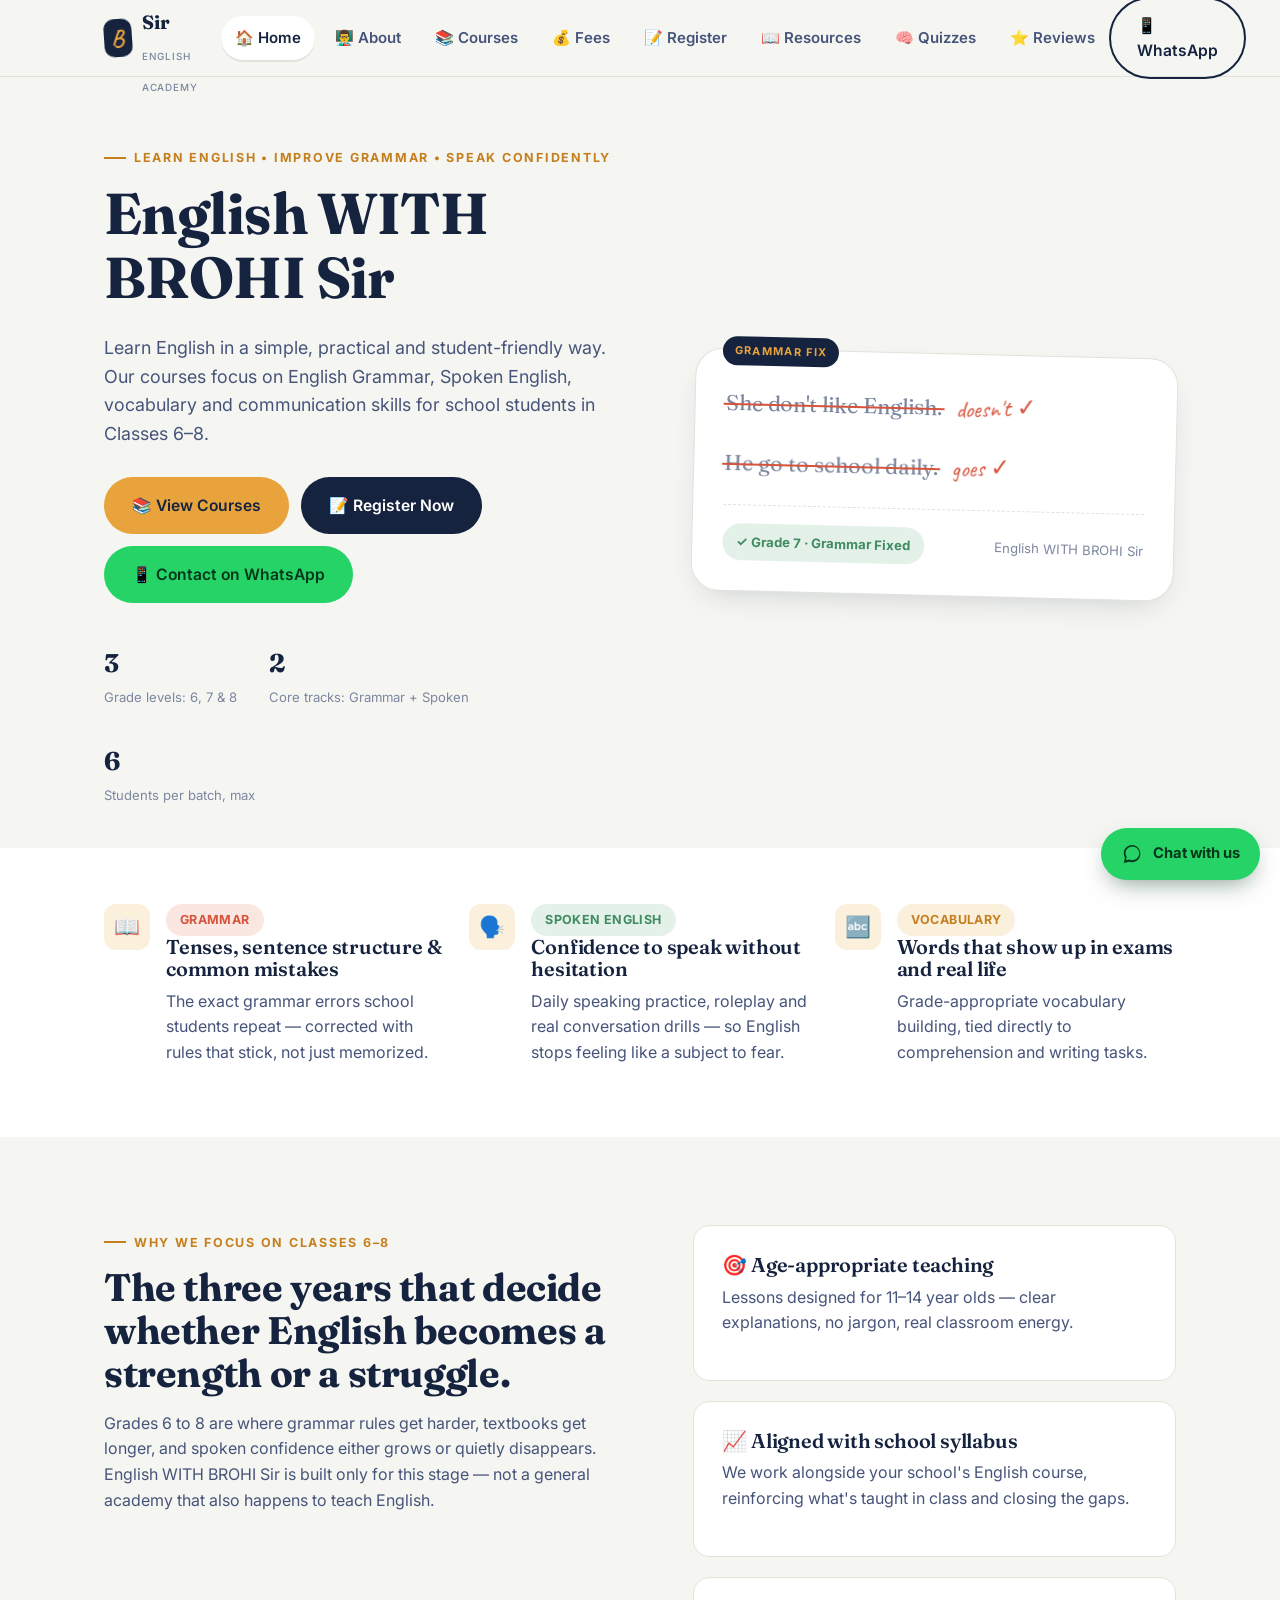
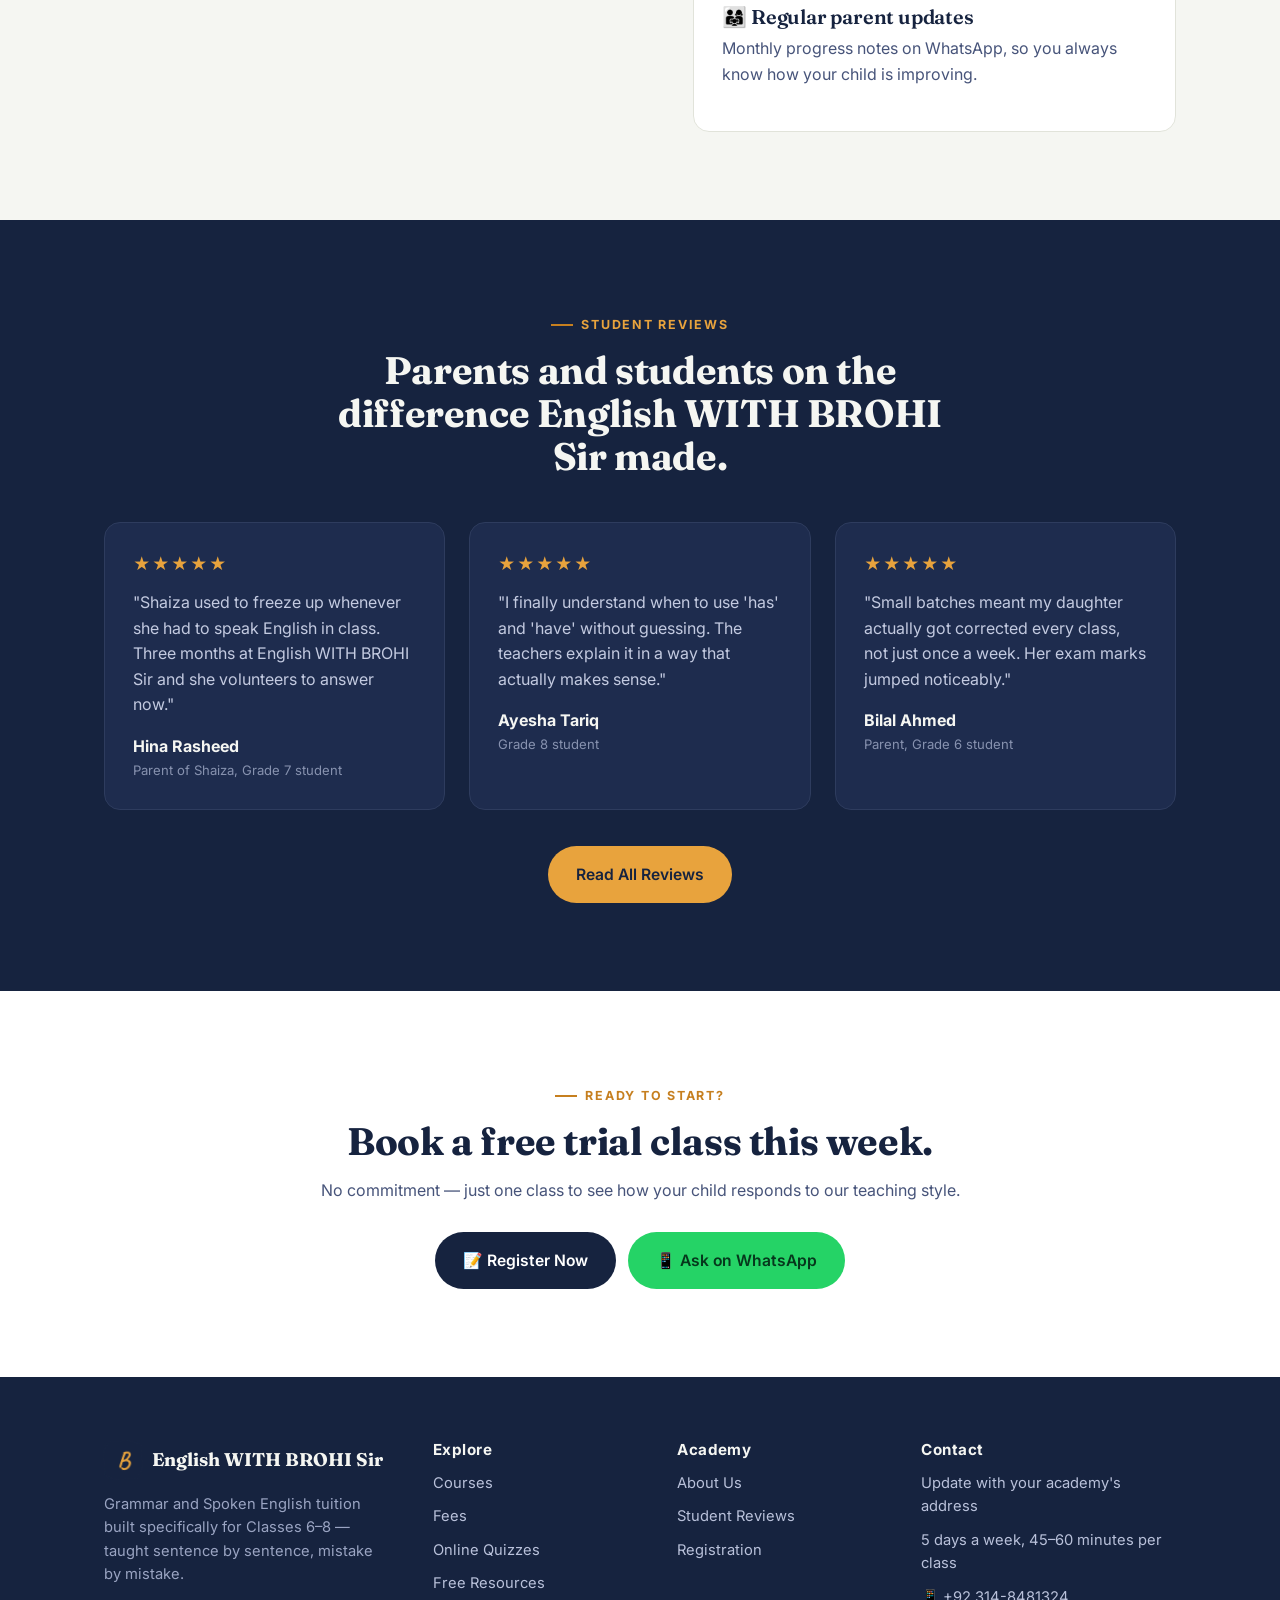
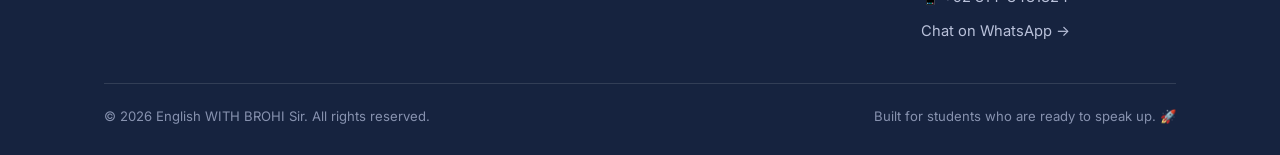
<file: index.html>
<!DOCTYPE html>
<html lang="en">
<head>
<meta charset="UTF-8" />
<meta name="viewport" content="width=device-width, initial-scale=1.0" />
<title>English WITH BROHI Sir — Grammar & Spoken English for Classes 6–8</title>
<meta name="description" content="English WITH BROHI Sir specializes in English Grammar and Spoken English tuition for school students in Classes 6–8. Book a free trial class today." />
<link rel="preconnect" href="https://fonts.googleapis.com">
<link href="https://fonts.googleapis.com/css2?family=Fraunces:opsz,wght@9..144,400..900&family=Inter:wght@400;500;600;700;800&family=Caveat:wght@500;700&display=swap" rel="stylesheet">
<link rel="stylesheet" href="css/style.css">
</head>
<body>

<header class="site-header" id="site-header"></header>

<!-- ============ HERO ============ -->
<section class="hero">
  <div class="container hero-grid">
    <div class="hero-copy reveal in">
      <span class="eyebrow">Learn English • Improve Grammar • Speak Confidently</span>
      <h1>English WITH BROHI Sir</h1>
      <p class="lead">Learn English in a simple, practical and student-friendly way. Our courses focus on English Grammar, Spoken English, vocabulary and communication skills for school students in Classes 6–8.</p>
      <div class="hero-actions">
        <a href="courses.html" class="btn btn-marigold">📚 View Courses</a>
        <a href="register.html" class="btn btn-primary">📝 Register Now</a>
        <a href="javascript:void(0)" id="hero-wa" class="btn btn-whatsapp">📱 Contact on WhatsApp</a>
      </div>
      <div class="hero-stats">
        <div><strong>3</strong><span>Grade levels: 6, 7 &amp; 8</span></div>
        <div><strong>2</strong><span>Core tracks: Grammar + Spoken</span></div>
        <div><strong>6</strong><span>Students per batch, max</span></div>
      </div>
    </div>

    <div class="hero-visual reveal in">
      <div class="correction-card">
        <div class="correction-line">
          <span class="wrong">She don't like English.</span>
          <span class="fix">doesn't ✓</span>
        </div>
        <div class="correction-line" style="margin-bottom:0;">
          <span class="wrong">He go to school daily.</span>
          <span class="fix">goes ✓</span>
        </div>
        <div class="correction-meta">
          <span class="correction-badge">✓ Grade 7 · Grammar Fixed</span>
          <span>English WITH BROHI Sir</span>
        </div>
      </div>
    </div>
  </div>
</section>

<!-- ============ SUBJECT PILLS / WHAT WE TEACH ============ -->
<section class="section-alt section-tight">
  <div class="container">
    <div class="grid grid-3">
      <div class="feature reveal">
        <div class="feature-icon">📖</div>
        <div>
          <span class="pill pill-grammar">Grammar</span>
          <h3>Tenses, sentence structure &amp; common mistakes</h3>
          <p>The exact grammar errors school students repeat — corrected with rules that stick, not just memorized.</p>
        </div>
      </div>
      <div class="feature reveal">
        <div class="feature-icon">🗣️</div>
        <div>
          <span class="pill pill-spoken">Spoken English</span>
          <h3>Confidence to speak without hesitation</h3>
          <p>Daily speaking practice, roleplay and real conversation drills — so English stops feeling like a subject to fear.</p>
        </div>
      </div>
      <div class="feature reveal">
        <div class="feature-icon">🔤</div>
        <div>
          <span class="pill pill-vocab">Vocabulary</span>
          <h3>Words that show up in exams and real life</h3>
          <p>Grade-appropriate vocabulary building, tied directly to comprehension and writing tasks.</p>
        </div>
      </div>
    </div>
  </div>
</section>

<!-- ============ WHY CLASSES 6-8 ============ -->
<section>
  <div class="container">
    <div class="hero-grid" style="align-items:flex-start;">
      <div class="reveal">
        <span class="eyebrow">Why We Focus on Classes 6–8</span>
        <h2>The three years that decide whether English becomes a strength or a struggle.</h2>
        <p class="lead">Grades 6 to 8 are where grammar rules get harder, textbooks get longer, and spoken confidence either grows or quietly disappears. English WITH BROHI Sir is built only for this stage — not a general academy that also happens to teach English.</p>
      </div>
      <div class="grid" style="gap:20px;">
        <div class="card reveal">
          <h3>🎯 Age-appropriate teaching</h3>
          <p>Lessons designed for 11–14 year olds — clear explanations, no jargon, real classroom energy.</p>
        </div>
        <div class="card reveal">
          <h3>📈 Aligned with school syllabus</h3>
          <p>We work alongside your school's English course, reinforcing what's taught in class and closing the gaps.</p>
        </div>
        <div class="card reveal">
          <h3>👨‍👩‍👧 Regular parent updates</h3>
          <p>Monthly progress notes on WhatsApp, so you always know how your child is improving.</p>
        </div>
      </div>
    </div>
  </div>
</section>

<!-- ============ TESTIMONIAL PREVIEW ============ -->
<section class="section-ink">
  <div class="container">
    <div class="section-head center">
      <span class="eyebrow" style="color: var(--marigold);">Student Reviews</span>
      <h2>Parents and students on the difference English WITH BROHI Sir made.</h2>
    </div>
    <div class="grid grid-3">
      <div class="card reveal" style="background:#1E2C4E; border-color:#2E3C5E;">
        <div class="stars">★★★★★</div>
        <p style="color:#C3CAE0;">"Shaiza used to freeze up whenever she had to speak English in class. Three months at English WITH BROHI Sir and she volunteers to answer now."</p>
        <div class="review-name" style="color:var(--paper);">Hina Rasheed</div>
        <div class="review-role" style="color:#8792AF;">Parent of Shaiza, Grade 7 student</div>
      </div>
      <div class="card reveal" style="background:#1E2C4E; border-color:#2E3C5E;">
        <div class="stars">★★★★★</div>
        <p style="color:#C3CAE0;">"I finally understand when to use 'has' and 'have' without guessing. The teachers explain it in a way that actually makes sense."</p>
        <div class="review-name" style="color:var(--paper);">Ayesha Tariq</div>
        <div class="review-role" style="color:#8792AF;">Grade 8 student</div>
      </div>
      <div class="card reveal" style="background:#1E2C4E; border-color:#2E3C5E;">
        <div class="stars">★★★★★</div>
        <p style="color:#C3CAE0;">"Small batches meant my daughter actually got corrected every class, not just once a week. Her exam marks jumped noticeably."</p>
        <div class="review-name" style="color:var(--paper);">Bilal Ahmed</div>
        <div class="review-role" style="color:#8792AF;">Parent, Grade 6 student</div>
      </div>
    </div>
    <div class="center" style="margin-top:36px;">
      <a href="reviews.html" class="btn btn-marigold">Read All Reviews</a>
    </div>
  </div>
</section>

<!-- ============ CTA ============ -->
<section class="section-alt">
  <div class="container center">
    <span class="eyebrow" style="justify-content:center;">Ready to Start?</span>
    <h2>Book a free trial class this week.</h2>
    <p class="lead" style="margin:0 auto 28px;">No commitment — just one class to see how your child responds to our teaching style.</p>
    <div class="hero-actions" style="justify-content:center;">
      <a href="register.html" class="btn btn-primary">📝 Register Now</a>
      <a href="javascript:void(0)" id="cta-wa" class="btn btn-whatsapp">📱 Ask on WhatsApp</a>
    </div>
  </div>
</section>

<footer class="site-footer" id="site-footer"></footer>
<div id="wa-float"></div>

<script src="js/main.js"></script>
<script>
  document.getElementById("cta-wa").addEventListener("click", (e) => {
    e.preventDefault();
    window.open(waLink(), "_blank");
  });
  document.getElementById("hero-wa").addEventListener("click", (e) => {
    e.preventDefault();
    window.open(waLink(), "_blank");
  });
</script>
</body>
</html>
</file>
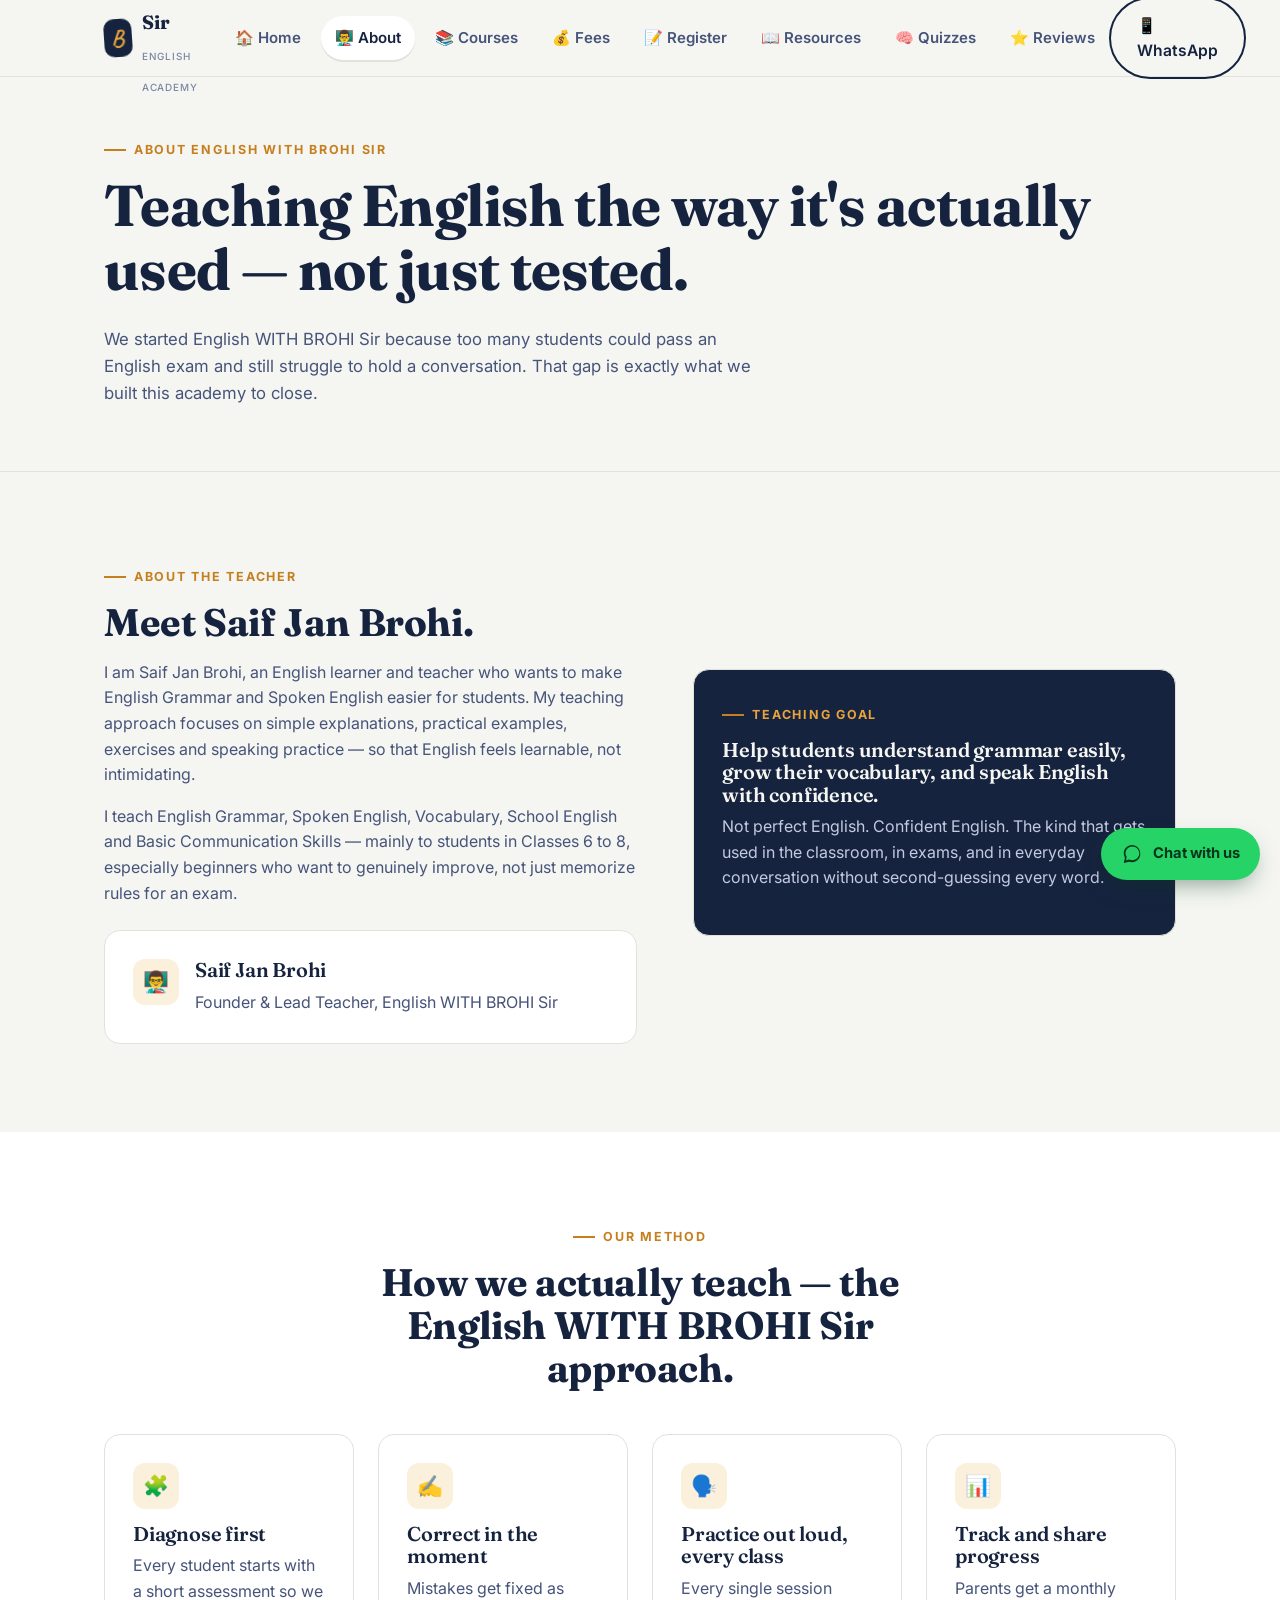
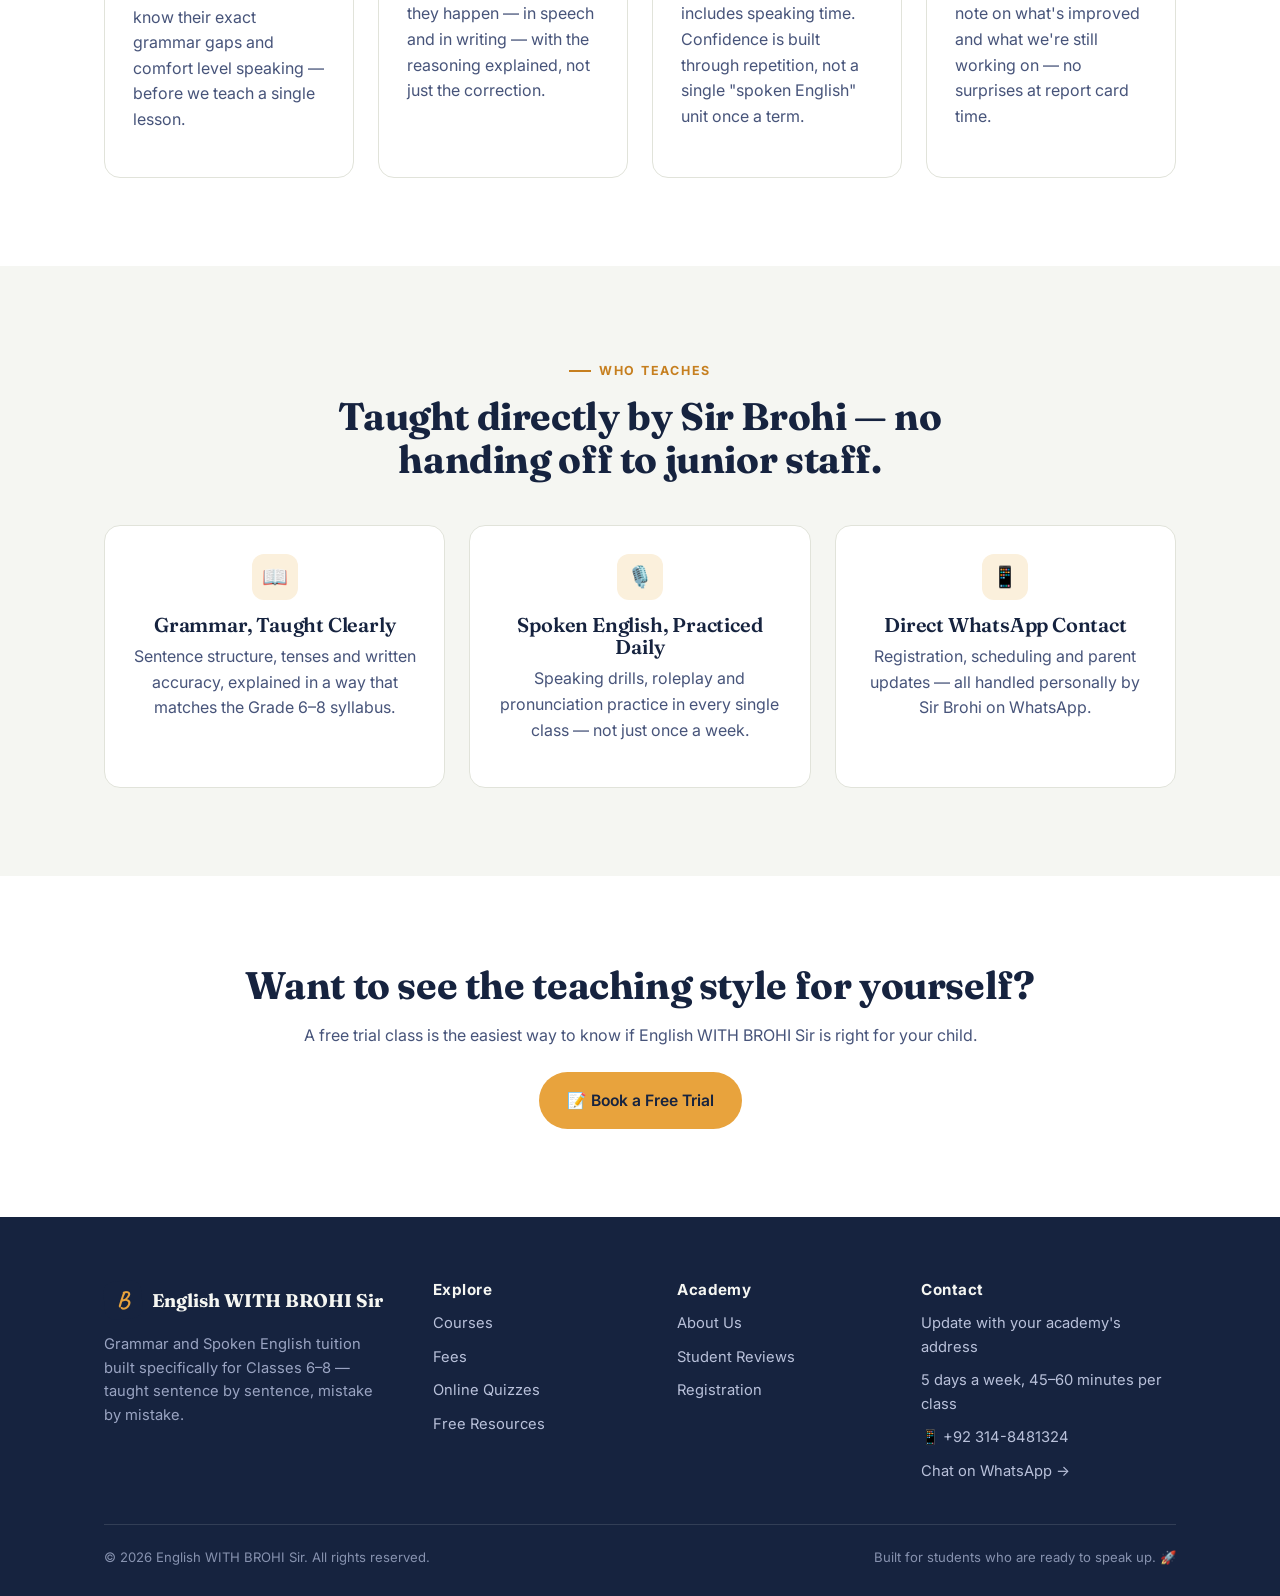
<file: about.html>
<!DOCTYPE html>
<html lang="en">
<head>
<meta charset="UTF-8" />
<meta name="viewport" content="width=device-width, initial-scale=1.0" />
<title>About Us — English WITH BROHI Sir</title>
<meta name="description" content="Learn about English WITH BROHI Sir's mission, teaching methodology, and why we focus exclusively on Classes 6–8." />
<link rel="preconnect" href="https://fonts.googleapis.com">
<link href="https://fonts.googleapis.com/css2?family=Fraunces:opsz,wght@9..144,400..900&family=Inter:wght@400;500;600;700;800&family=Caveat:wght@500;700&display=swap" rel="stylesheet">
<link rel="stylesheet" href="css/style.css">
</head>
<body>

<header class="site-header" id="site-header"></header>

<section class="page-hero">
  <div class="container">
    <span class="eyebrow">About English WITH BROHI Sir</span>
    <h1>Teaching English the way it's actually used — not just tested.</h1>
    <p class="lead">We started English WITH BROHI Sir because too many students could pass an English exam and still struggle to hold a conversation. That gap is exactly what we built this academy to close.</p>
  </div>
</section>

<section>
  <div class="container hero-grid">
    <div class="reveal">
      <span class="eyebrow">About the Teacher</span>
      <h2>Meet Saif Jan Brohi.</h2>
      <p>I am Saif Jan Brohi, an English learner and teacher who wants to make English Grammar and Spoken English easier for students. My teaching approach focuses on simple explanations, practical examples, exercises and speaking practice — so that English feels learnable, not intimidating.</p>
      <p>I teach English Grammar, Spoken English, Vocabulary, School English and Basic Communication Skills — mainly to students in Classes 6 to 8, especially beginners who want to genuinely improve, not just memorize rules for an exam.</p>
      <div class="card" style="margin-top:24px;">
        <div class="feature">
          <div class="feature-icon">👨‍🏫</div>
          <div>
            <h3 class="mt-0">Saif Jan Brohi</h3>
            <p style="margin-bottom:0;">Founder &amp; Lead Teacher, English WITH BROHI Sir</p>
          </div>
        </div>
      </div>
    </div>
    <div class="card reveal" style="background: var(--ink);">
      <span class="eyebrow" style="color: var(--marigold);">Teaching Goal</span>
      <h3 style="color: var(--paper);">Help students understand grammar easily, grow their vocabulary, and speak English with confidence.</h3>
      <p style="color:#C3CAE0;">Not perfect English. Confident English. The kind that gets used in the classroom, in exams, and in everyday conversation without second-guessing every word.</p>
    </div>
  </div>
</section>

<section class="section-alt">
  <div class="container">
    <div class="section-head center">
      <span class="eyebrow" style="justify-content:center;">Our Method</span>
      <h2>How we actually teach — the English WITH BROHI Sir approach.</h2>
    </div>
    <div class="grid grid-4">
      <div class="card reveal">
        <div class="feature-icon" style="margin-bottom:14px;">🧩</div>
        <h3>Diagnose first</h3>
        <p>Every student starts with a short assessment so we know their exact grammar gaps and comfort level speaking — before we teach a single lesson.</p>
      </div>
      <div class="card reveal">
        <div class="feature-icon" style="margin-bottom:14px;">✍️</div>
        <h3>Correct in the moment</h3>
        <p>Mistakes get fixed as they happen — in speech and in writing — with the reasoning explained, not just the correction.</p>
      </div>
      <div class="card reveal">
        <div class="feature-icon" style="margin-bottom:14px;">🗣️</div>
        <h3>Practice out loud, every class</h3>
        <p>Every single session includes speaking time. Confidence is built through repetition, not a single "spoken English" unit once a term.</p>
      </div>
      <div class="card reveal">
        <div class="feature-icon" style="margin-bottom:14px;">📊</div>
        <h3>Track and share progress</h3>
        <p>Parents get a monthly note on what's improved and what we're still working on — no surprises at report card time.</p>
      </div>
    </div>
  </div>
</section>

<section>
  <div class="container">
    <div class="section-head center">
      <span class="eyebrow" style="justify-content:center;">Who Teaches</span>
      <h2>Taught directly by Sir Brohi — no handing off to junior staff.</h2>
    </div>
    <div class="grid grid-3">
      <div class="card reveal center">
        <div class="feature-icon" style="margin: 0 auto 14px;">📖</div>
        <h3>Grammar, Taught Clearly</h3>
        <p>Sentence structure, tenses and written accuracy, explained in a way that matches the Grade 6–8 syllabus.</p>
      </div>
      <div class="card reveal center">
        <div class="feature-icon" style="margin: 0 auto 14px;">🎙️</div>
        <h3>Spoken English, Practiced Daily</h3>
        <p>Speaking drills, roleplay and pronunciation practice in every single class — not just once a week.</p>
      </div>
      <div class="card reveal center">
        <div class="feature-icon" style="margin: 0 auto 14px;">📱</div>
        <h3>Direct WhatsApp Contact</h3>
        <p>Registration, scheduling and parent updates — all handled personally by Sir Brohi on WhatsApp.</p>
      </div>
    </div>
  </div>
</section>

<section class="section-alt center">
  <div class="container">
    <h2>Want to see the teaching style for yourself?</h2>
    <p class="lead" style="margin: 0 auto 24px;">A free trial class is the easiest way to know if English WITH BROHI Sir is right for your child.</p>
    <a href="register.html" class="btn btn-marigold">📝 Book a Free Trial</a>
  </div>
</section>

<footer class="site-footer" id="site-footer"></footer>
<div id="wa-float"></div>
<script src="js/main.js"></script>
</body>
</html>
</file>
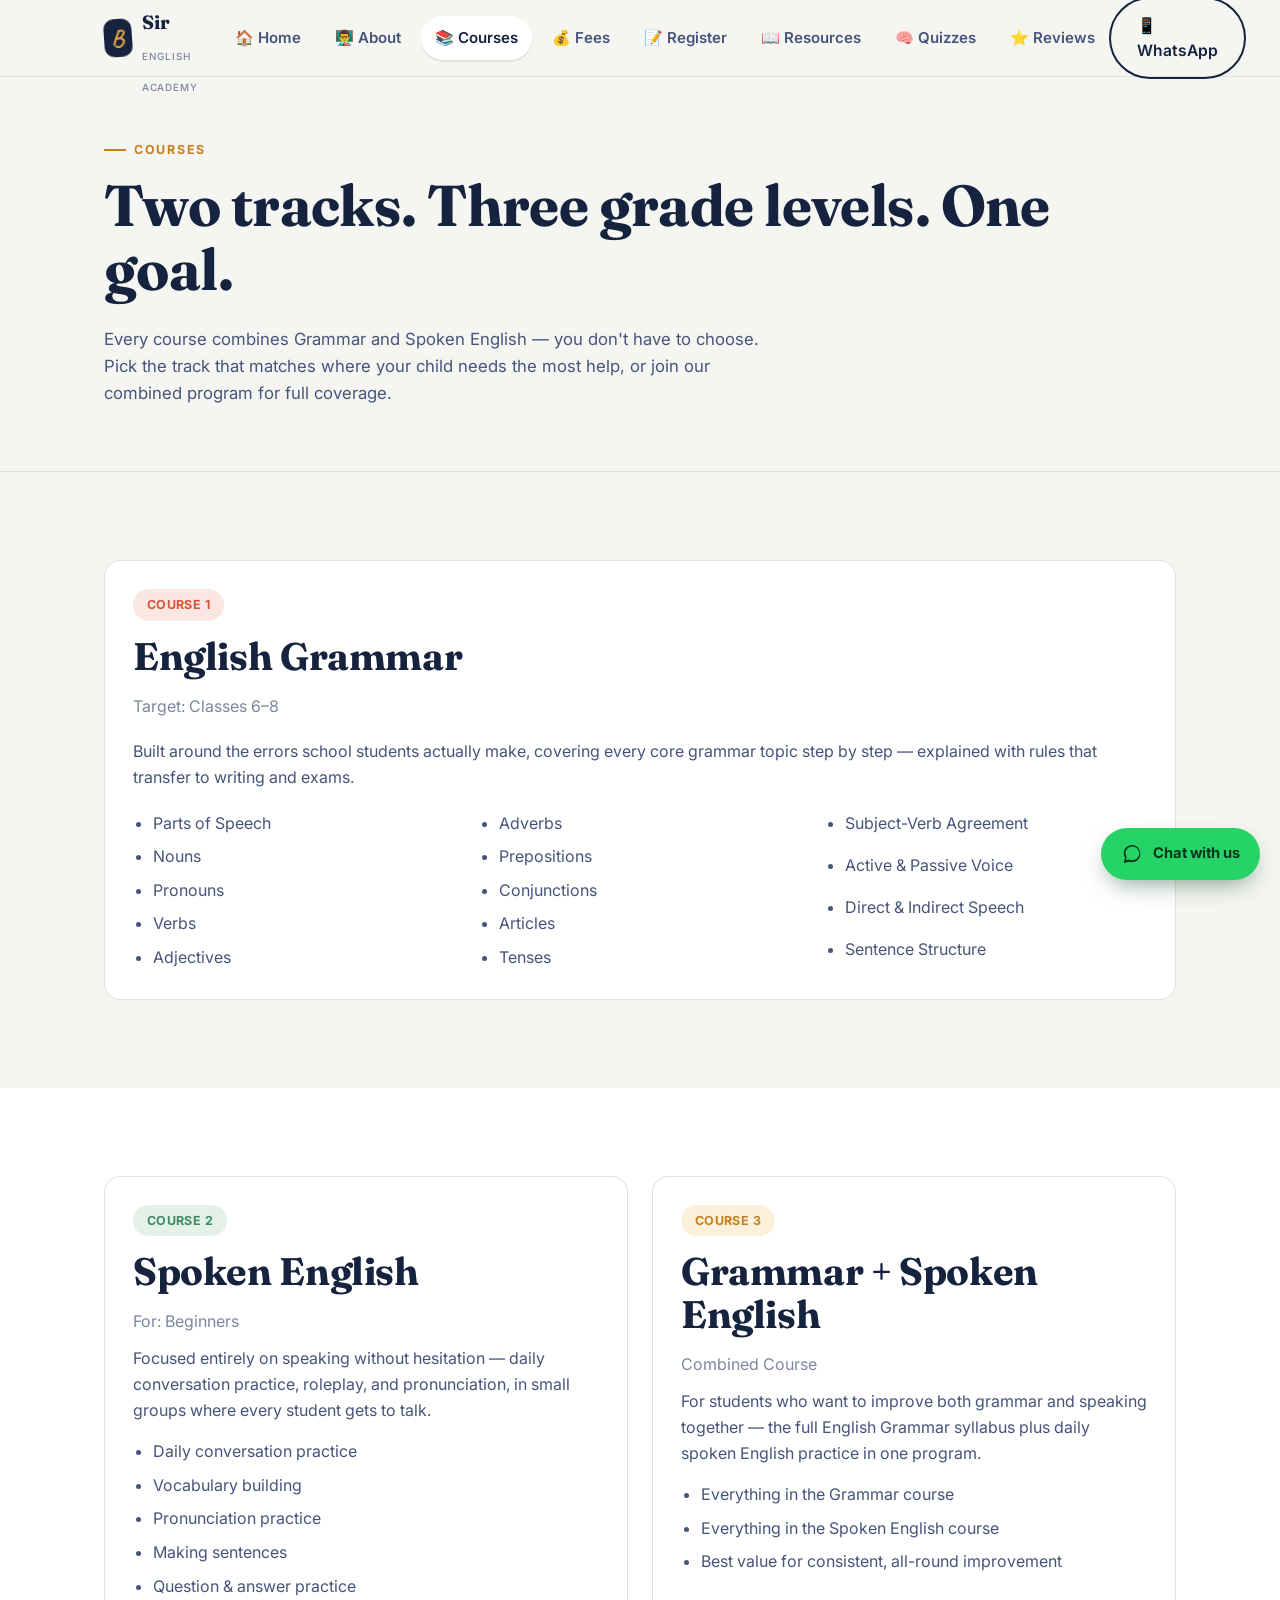
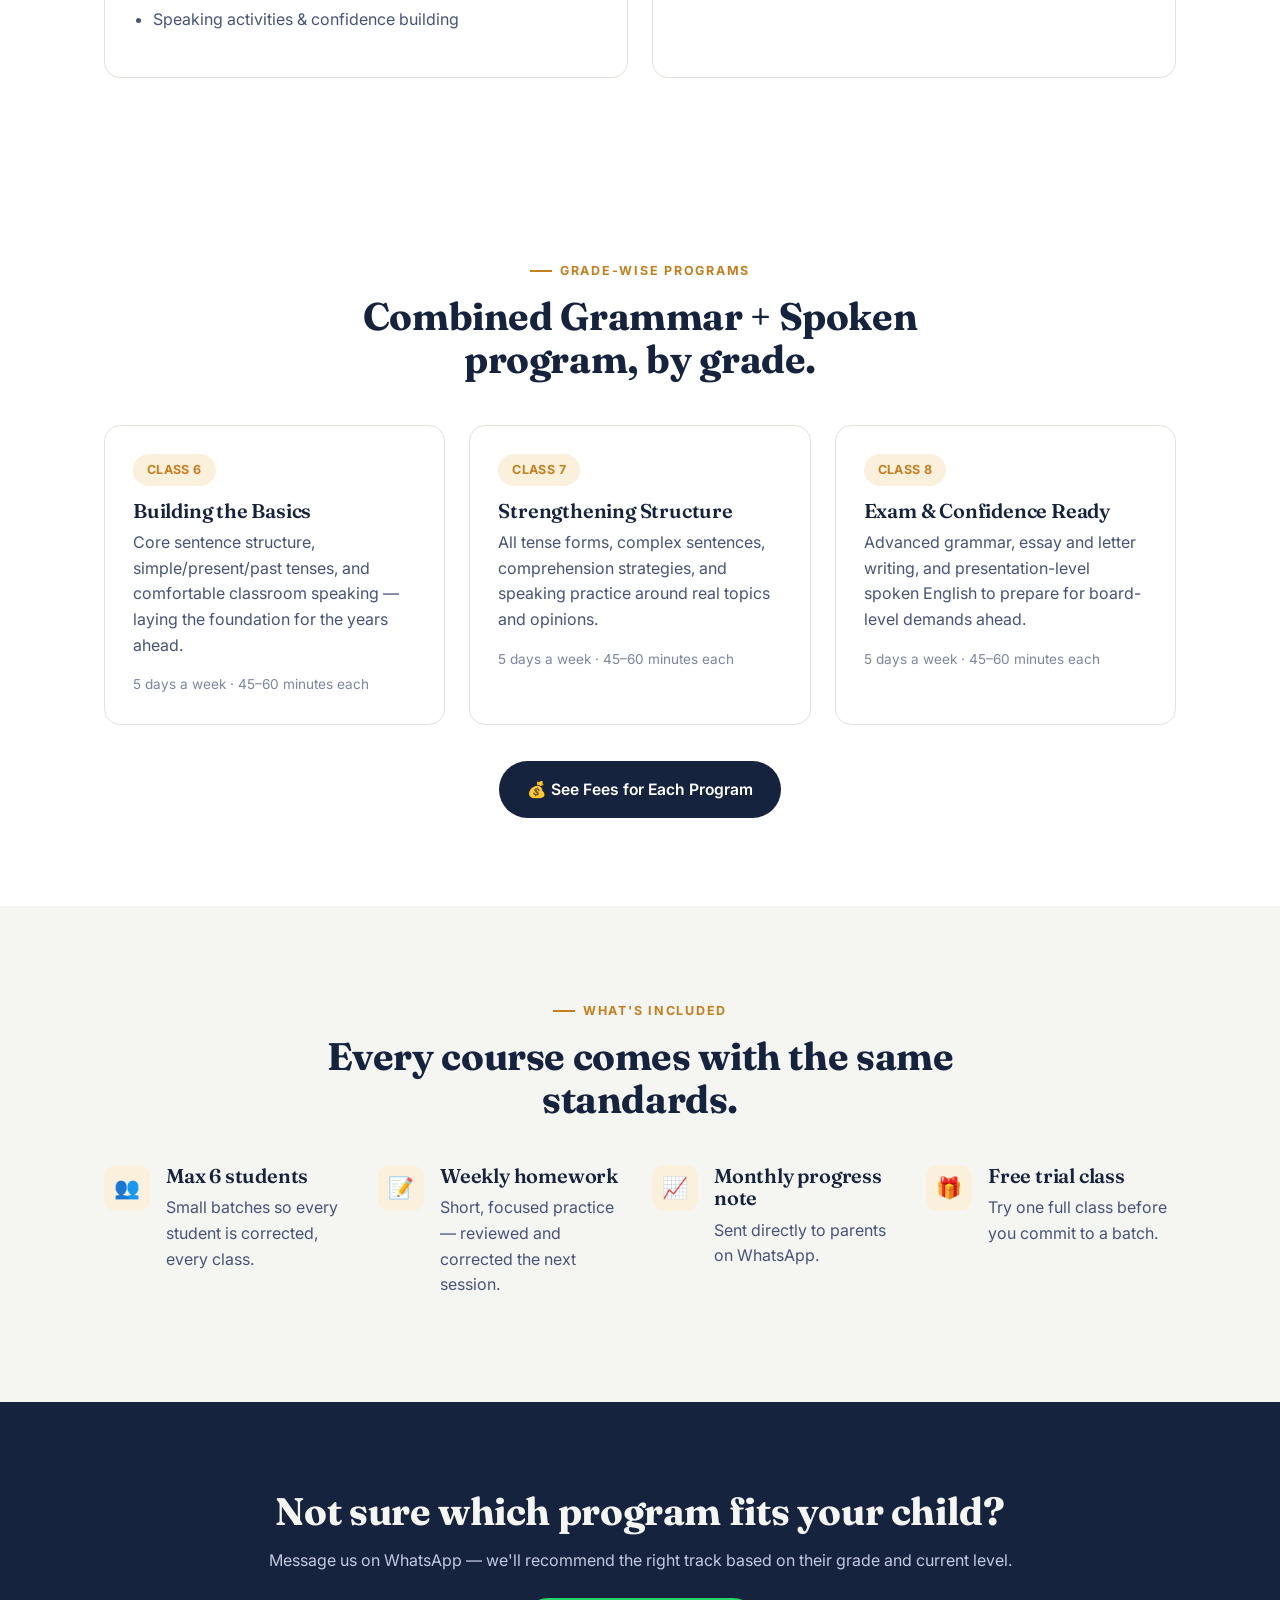
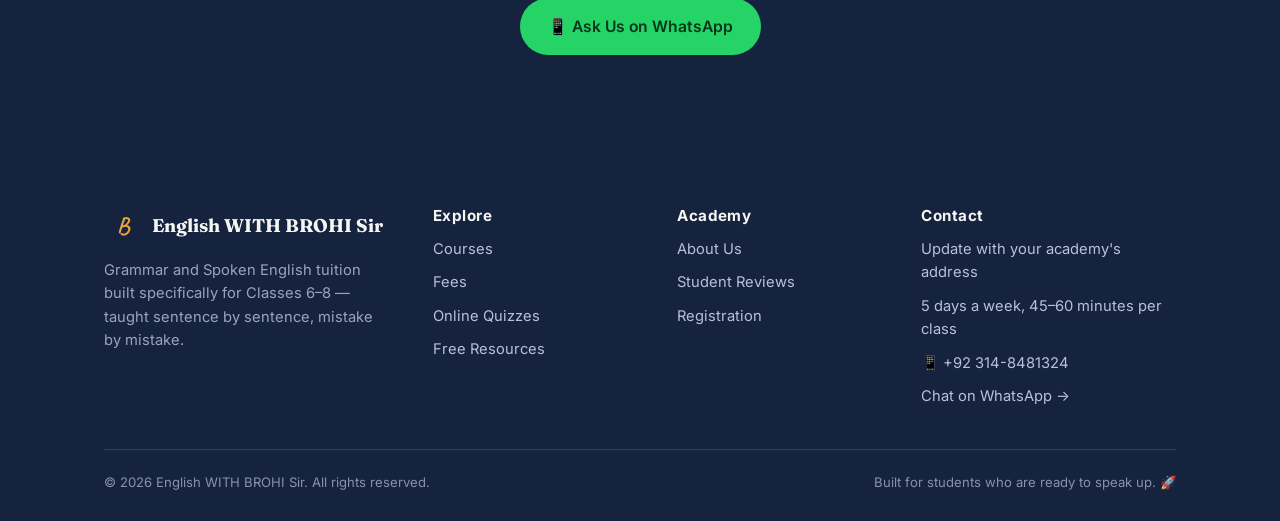
<file: courses.html>
<!DOCTYPE html>
<html lang="en">
<head>
<meta charset="UTF-8" />
<meta name="viewport" content="width=device-width, initial-scale=1.0" />
<title>Courses — English WITH BROHI Sir</title>
<meta name="description" content="Grammar, Spoken English and Vocabulary courses for Classes 6, 7 and 8 at English WITH BROHI Sir." />
<link rel="preconnect" href="https://fonts.googleapis.com">
<link href="https://fonts.googleapis.com/css2?family=Fraunces:opsz,wght@9..144,400..900&family=Inter:wght@400;500;600;700;800&family=Caveat:wght@500;700&display=swap" rel="stylesheet">
<link rel="stylesheet" href="css/style.css">
</head>
<body>

<header class="site-header" id="site-header"></header>

<section class="page-hero">
  <div class="container">
    <span class="eyebrow">Courses</span>
    <h1>Two tracks. Three grade levels. One goal.</h1>
    <p class="lead">Every course combines Grammar and Spoken English — you don't have to choose. Pick the track that matches where your child needs the most help, or join our combined program for full coverage.</p>
  </div>
</section>

<!-- ============ COURSE 1: GRAMMAR ============ -->
<section>
  <div class="container">
    <div class="card reveal">
      <span class="pill pill-grammar">Course 1</span>
      <h2 style="margin-top:14px;">English Grammar</h2>
      <p class="text-muted" style="margin-bottom:20px;">Target: Classes 6–8</p>
      <p>Built around the errors school students actually make, covering every core grammar topic step by step — explained with rules that transfer to writing and exams.</p>
      <div class="grid grid-3" style="margin-top:20px;">
        <ul style="color:var(--ink-soft); padding-left:20px; display:grid; gap:8px; margin:0;">
          <li>Parts of Speech</li>
          <li>Nouns</li>
          <li>Pronouns</li>
          <li>Verbs</li>
          <li>Adjectives</li>
        </ul>
        <ul style="color:var(--ink-soft); padding-left:20px; display:grid; gap:8px; margin:0;">
          <li>Adverbs</li>
          <li>Prepositions</li>
          <li>Conjunctions</li>
          <li>Articles</li>
          <li>Tenses</li>
        </ul>
        <ul style="color:var(--ink-soft); padding-left:20px; display:grid; gap:8px; margin:0;">
          <li>Subject-Verb Agreement</li>
          <li>Active &amp; Passive Voice</li>
          <li>Direct &amp; Indirect Speech</li>
          <li>Sentence Structure</li>
        </ul>
      </div>
    </div>
  </div>
</section>

<!-- ============ COURSE 2 & 3 ============ -->
<section class="section-alt">
  <div class="container">
    <div class="grid grid-2">
      <div class="card reveal">
        <span class="pill pill-spoken">Course 2</span>
        <h2 style="margin-top:14px;">Spoken English</h2>
        <p class="text-muted" style="margin-bottom:12px;">For: Beginners</p>
        <p>Focused entirely on speaking without hesitation — daily conversation practice, roleplay, and pronunciation, in small groups where every student gets to talk.</p>
        <ul style="color:var(--ink-soft); padding-left:20px; display:grid; gap:8px;">
          <li>Daily conversation practice</li>
          <li>Vocabulary building</li>
          <li>Pronunciation practice</li>
          <li>Making sentences</li>
          <li>Question &amp; answer practice</li>
          <li>Speaking activities &amp; confidence building</li>
        </ul>
      </div>
      <div class="card reveal">
        <span class="pill pill-vocab">Course 3</span>
        <h2 style="margin-top:14px;">Grammar + Spoken English</h2>
        <p class="text-muted" style="margin-bottom:12px;">Combined Course</p>
        <p>For students who want to improve both grammar and speaking together — the full English Grammar syllabus plus daily spoken English practice in one program.</p>
        <ul style="color:var(--ink-soft); padding-left:20px; display:grid; gap:8px;">
          <li>Everything in the Grammar course</li>
          <li>Everything in the Spoken English course</li>
          <li>Best value for consistent, all-round improvement</li>
        </ul>
      </div>
    </div>
  </div>
</section>

<!-- ============ GRADE-WISE PROGRAMS ============ -->
<section class="section-alt">
  <div class="container">
    <div class="section-head center">
      <span class="eyebrow" style="justify-content:center;">Grade-Wise Programs</span>
      <h2>Combined Grammar + Spoken program, by grade.</h2>
    </div>
    <div class="grid grid-3">
      <div class="card reveal">
        <span class="pill pill-vocab">Class 6</span>
        <h3 style="margin-top:14px;">Building the Basics</h3>
        <p>Core sentence structure, simple/present/past tenses, and comfortable classroom speaking — laying the foundation for the years ahead.</p>
        <div class="text-muted" style="font-size:0.85rem; margin-top:14px;">5 days a week · 45–60 minutes each</div>
      </div>
      <div class="card reveal">
        <span class="pill pill-vocab">Class 7</span>
        <h3 style="margin-top:14px;">Strengthening Structure</h3>
        <p>All tense forms, complex sentences, comprehension strategies, and speaking practice around real topics and opinions.</p>
        <div class="text-muted" style="font-size:0.85rem; margin-top:14px;">5 days a week · 45–60 minutes each</div>
      </div>
      <div class="card reveal">
        <span class="pill pill-vocab">Class 8</span>
        <h3 style="margin-top:14px;">Exam &amp; Confidence Ready</h3>
        <p>Advanced grammar, essay and letter writing, and presentation-level spoken English to prepare for board-level demands ahead.</p>
        <div class="text-muted" style="font-size:0.85rem; margin-top:14px;">5 days a week · 45–60 minutes each</div>
      </div>
    </div>
    <div class="center" style="margin-top:36px;">
      <a href="fees.html" class="btn btn-primary">💰 See Fees for Each Program</a>
    </div>
  </div>
</section>

<!-- ============ WHAT'S INCLUDED ============ -->
<section>
  <div class="container">
    <div class="section-head center">
      <span class="eyebrow" style="justify-content:center;">What's Included</span>
      <h2>Every course comes with the same standards.</h2>
    </div>
    <div class="grid grid-4">
      <div class="feature reveal">
        <div class="feature-icon">👥</div>
        <div><h3>Max 6 students</h3><p>Small batches so every student is corrected, every class.</p></div>
      </div>
      <div class="feature reveal">
        <div class="feature-icon">📝</div>
        <div><h3>Weekly homework</h3><p>Short, focused practice — reviewed and corrected the next session.</p></div>
      </div>
      <div class="feature reveal">
        <div class="feature-icon">📈</div>
        <div><h3>Monthly progress note</h3><p>Sent directly to parents on WhatsApp.</p></div>
      </div>
      <div class="feature reveal">
        <div class="feature-icon">🎁</div>
        <div><h3>Free trial class</h3><p>Try one full class before you commit to a batch.</p></div>
      </div>
    </div>
  </div>
</section>

<section class="section-ink center">
  <div class="container">
    <h2>Not sure which program fits your child?</h2>
    <p class="lead" style="margin: 0 auto 24px;">Message us on WhatsApp — we'll recommend the right track based on their grade and current level.</p>
    <a href="#" id="courses-wa" class="btn btn-whatsapp">📱 Ask Us on WhatsApp</a>
  </div>
</section>

<footer class="site-footer" id="site-footer"></footer>
<div id="wa-float"></div>
<script src="js/main.js"></script>
<script>
  document.getElementById("courses-wa").addEventListener("click", (e) => {
    e.preventDefault();
    window.open(waLink("Assalam-o-Alaikum! I'd like help choosing the right course for my child."), "_blank");
  });
</script>
</body>
</html>
</file>
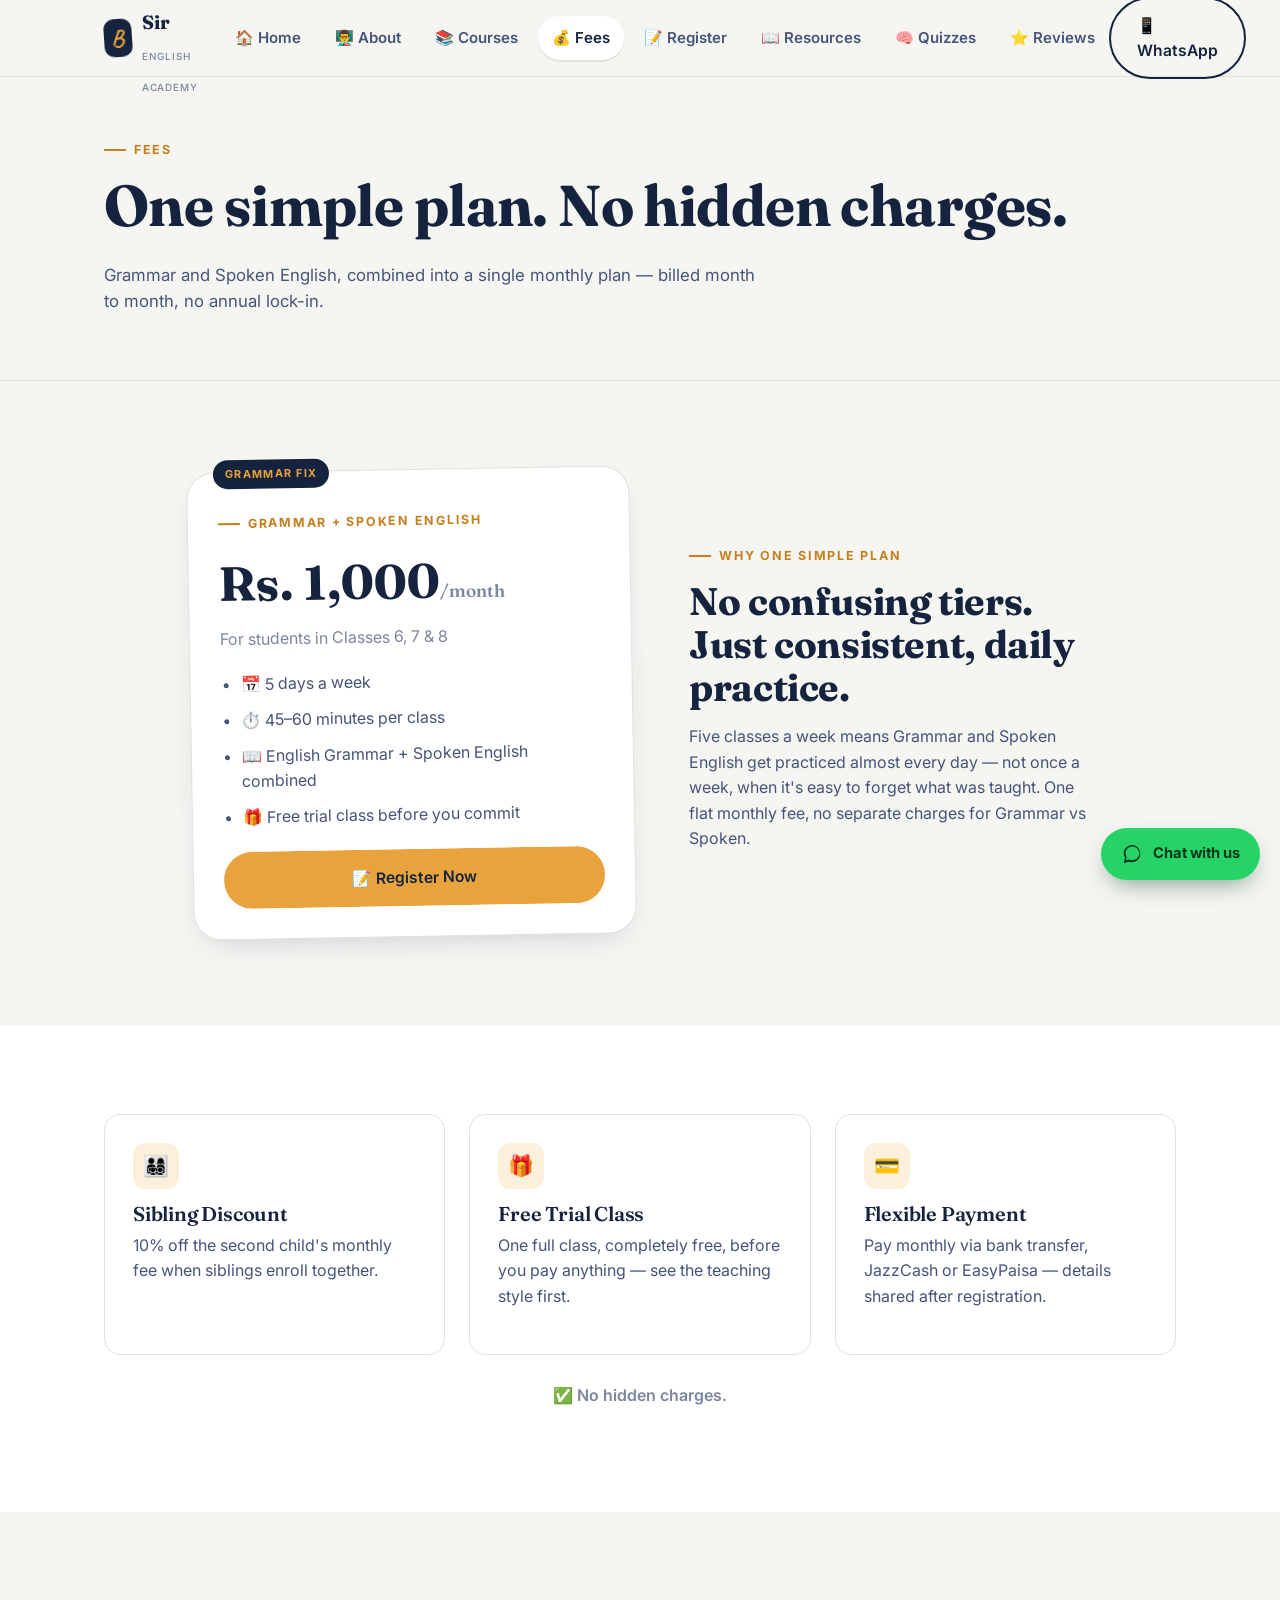
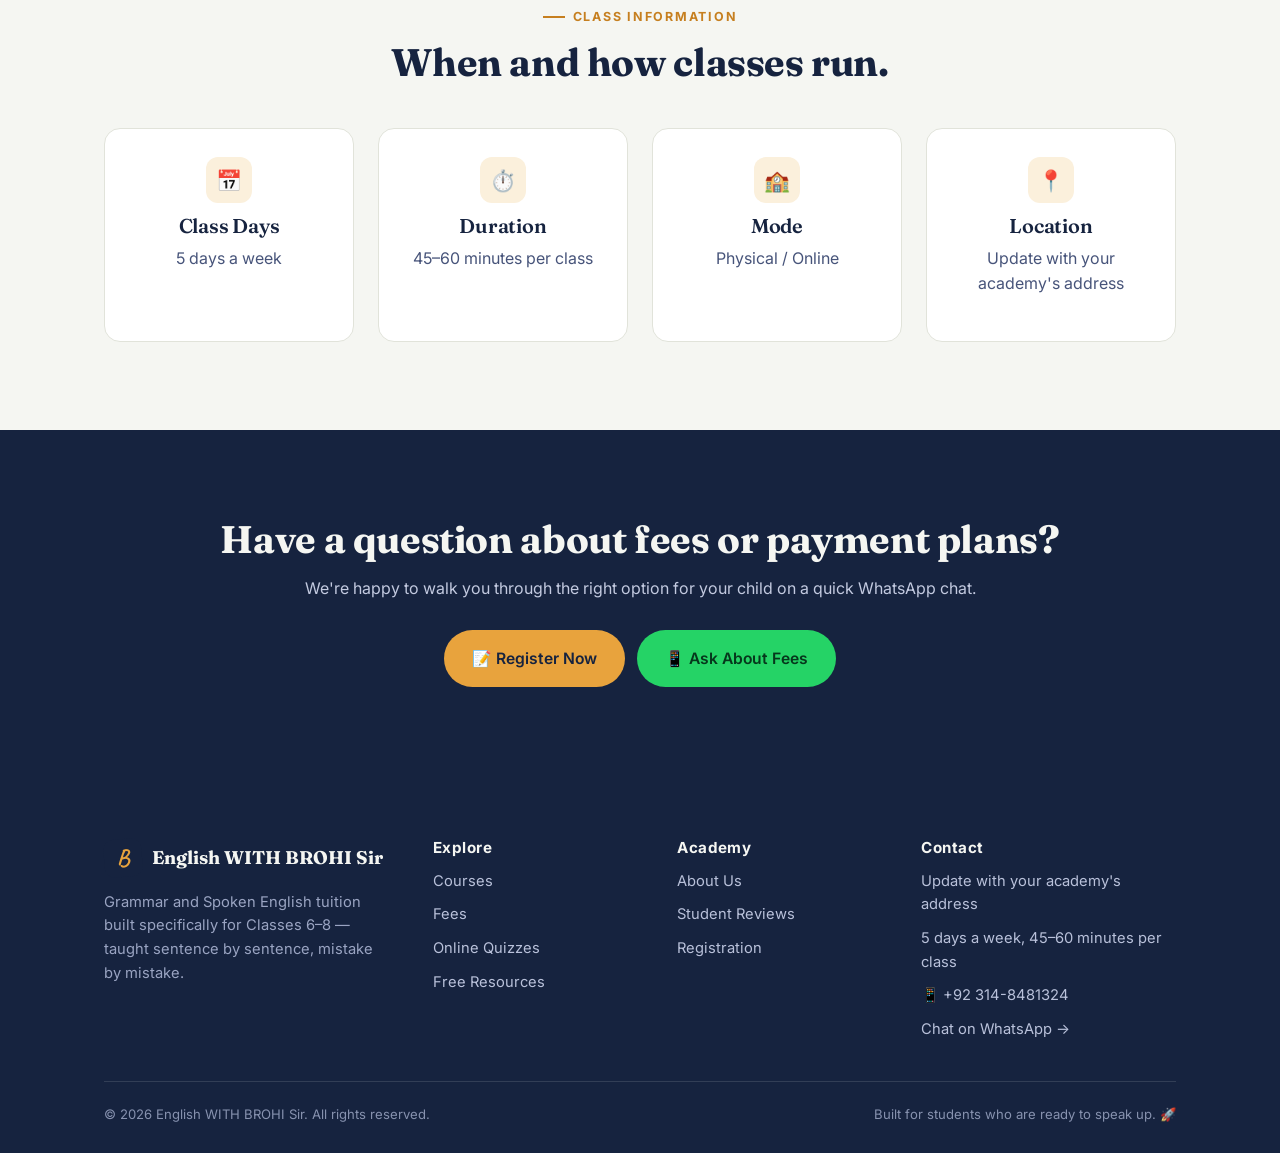
<file: fees.html>
<!DOCTYPE html>
<html lang="en">
<head>
<meta charset="UTF-8" />
<meta name="viewport" content="width=device-width, initial-scale=1.0" />
<title>Fees — English WITH BROHI Sir</title>
<meta name="description" content="Simple, transparent monthly fees for Grammar and Spoken English programs at English WITH BROHI Sir." />
<link rel="preconnect" href="https://fonts.googleapis.com">
<link href="https://fonts.googleapis.com/css2?family=Fraunces:opsz,wght@9..144,400..900&family=Inter:wght@400;500;600;700;800&family=Caveat:wght@500;700&display=swap" rel="stylesheet">
<link rel="stylesheet" href="css/style.css">
</head>
<body>

<header class="site-header" id="site-header"></header>

<section class="page-hero">
  <div class="container">
    <span class="eyebrow">Fees</span>
    <h1>One simple plan. No hidden charges.</h1>
    <p class="lead">Grammar and Spoken English, combined into a single monthly plan — billed month to month, no annual lock-in.</p>
  </div>
</section>

<section>
  <div class="container">
    <div class="hero-grid" style="align-items:center; max-width:900px; margin:0 auto;">
      <div class="correction-card reveal in" style="transform:rotate(-1deg);">
        <span class="eyebrow" style="margin-bottom:6px;">Grammar + Spoken English</span>
        <div style="font-family:var(--font-display); font-size:3rem; font-weight:700; color:var(--ink); margin:6px 0 4px;">
          Rs. 1,000<span style="font-size:1.1rem; font-weight:600; color:var(--ink-faint);">/month</span>
        </div>
        <p class="text-muted" style="margin-bottom:20px;">For students in Classes 6, 7 &amp; 8</p>
        <ul style="color:var(--ink-soft); padding-left:20px; display:grid; gap:10px; margin:0 0 22px;">
          <li>📅 5 days a week</li>
          <li>⏱️ 45–60 minutes per class</li>
          <li>📖 English Grammar + Spoken English combined</li>
          <li>🎁 Free trial class before you commit</li>
        </ul>
        <a href="register.html" class="btn btn-marigold btn-block">📝 Register Now</a>
      </div>
      <div class="reveal">
        <span class="eyebrow">Why One Simple Plan</span>
        <h2>No confusing tiers. Just consistent, daily practice.</h2>
        <p>Five classes a week means Grammar and Spoken English get practiced almost every day — not once a week, when it's easy to forget what was taught. One flat monthly fee, no separate charges for Grammar vs Spoken.</p>
      </div>
    </div>
  </div>
</section>

<section class="section-alt">
  <div class="container">
    <div class="grid grid-3">
      <div class="card reveal">
        <div class="feature-icon" style="margin-bottom:14px;">👨‍👩‍👧‍👦</div>
        <h3>Sibling Discount</h3>
        <p>10% off the second child's monthly fee when siblings enroll together.</p>
      </div>
      <div class="card reveal">
        <div class="feature-icon" style="margin-bottom:14px;">🎁</div>
        <h3>Free Trial Class</h3>
        <p>One full class, completely free, before you pay anything — see the teaching style first.</p>
      </div>
      <div class="card reveal">
        <div class="feature-icon" style="margin-bottom:14px;">💳</div>
        <h3>Flexible Payment</h3>
        <p>Pay monthly via bank transfer, JazzCash or EasyPaisa — details shared after registration.</p>
      </div>
    </div>
    <p class="center text-muted" style="margin-top:28px; font-weight:600;">✅ No hidden charges.</p>
  </div>
</section>

<!-- ============ CLASS INFORMATION ============ -->
<section>
  <div class="container">
    <div class="section-head center">
      <span class="eyebrow" style="justify-content:center;">Class Information</span>
      <h2>When and how classes run.</h2>
    </div>
    <div class="grid grid-4">
      <div class="card reveal center">
        <div class="feature-icon" style="margin:0 auto 12px;">📅</div>
        <h3>Class Days</h3>
        <p>5 days a week</p>
      </div>
      <div class="card reveal center">
        <div class="feature-icon" style="margin:0 auto 12px;">⏱️</div>
        <h3>Duration</h3>
        <p>45–60 minutes per class</p>
      </div>
      <div class="card reveal center">
        <div class="feature-icon" style="margin:0 auto 12px;">🏫</div>
        <h3>Mode</h3>
        <p>Physical / Online</p>
      </div>
      <div class="card reveal center">
        <div class="feature-icon" style="margin:0 auto 12px;">📍</div>
        <h3>Location</h3>
        <p>Update with your academy's address</p>
      </div>
    </div>
  </div>
</section>

<section class="section-ink center">
  <div class="container">
    <h2>Have a question about fees or payment plans?</h2>
    <p class="lead" style="margin: 0 auto 24px;">We're happy to walk you through the right option for your child on a quick WhatsApp chat.</p>
    <div class="hero-actions" style="justify-content:center;">
      <a href="register.html" class="btn btn-marigold">📝 Register Now</a>
      <a href="#" id="fees-wa" class="btn btn-whatsapp">📱 Ask About Fees</a>
    </div>
  </div>
</section>

<footer class="site-footer" id="site-footer"></footer>
<div id="wa-float"></div>
<script src="js/main.js"></script>
<script>
  document.getElementById("fees-wa").addEventListener("click", (e) => {
    e.preventDefault();
    window.open(waLink("Assalam-o-Alaikum! I have a question about your fees and payment plans."), "_blank");
  });
</script>
</body>
</html>
</file>
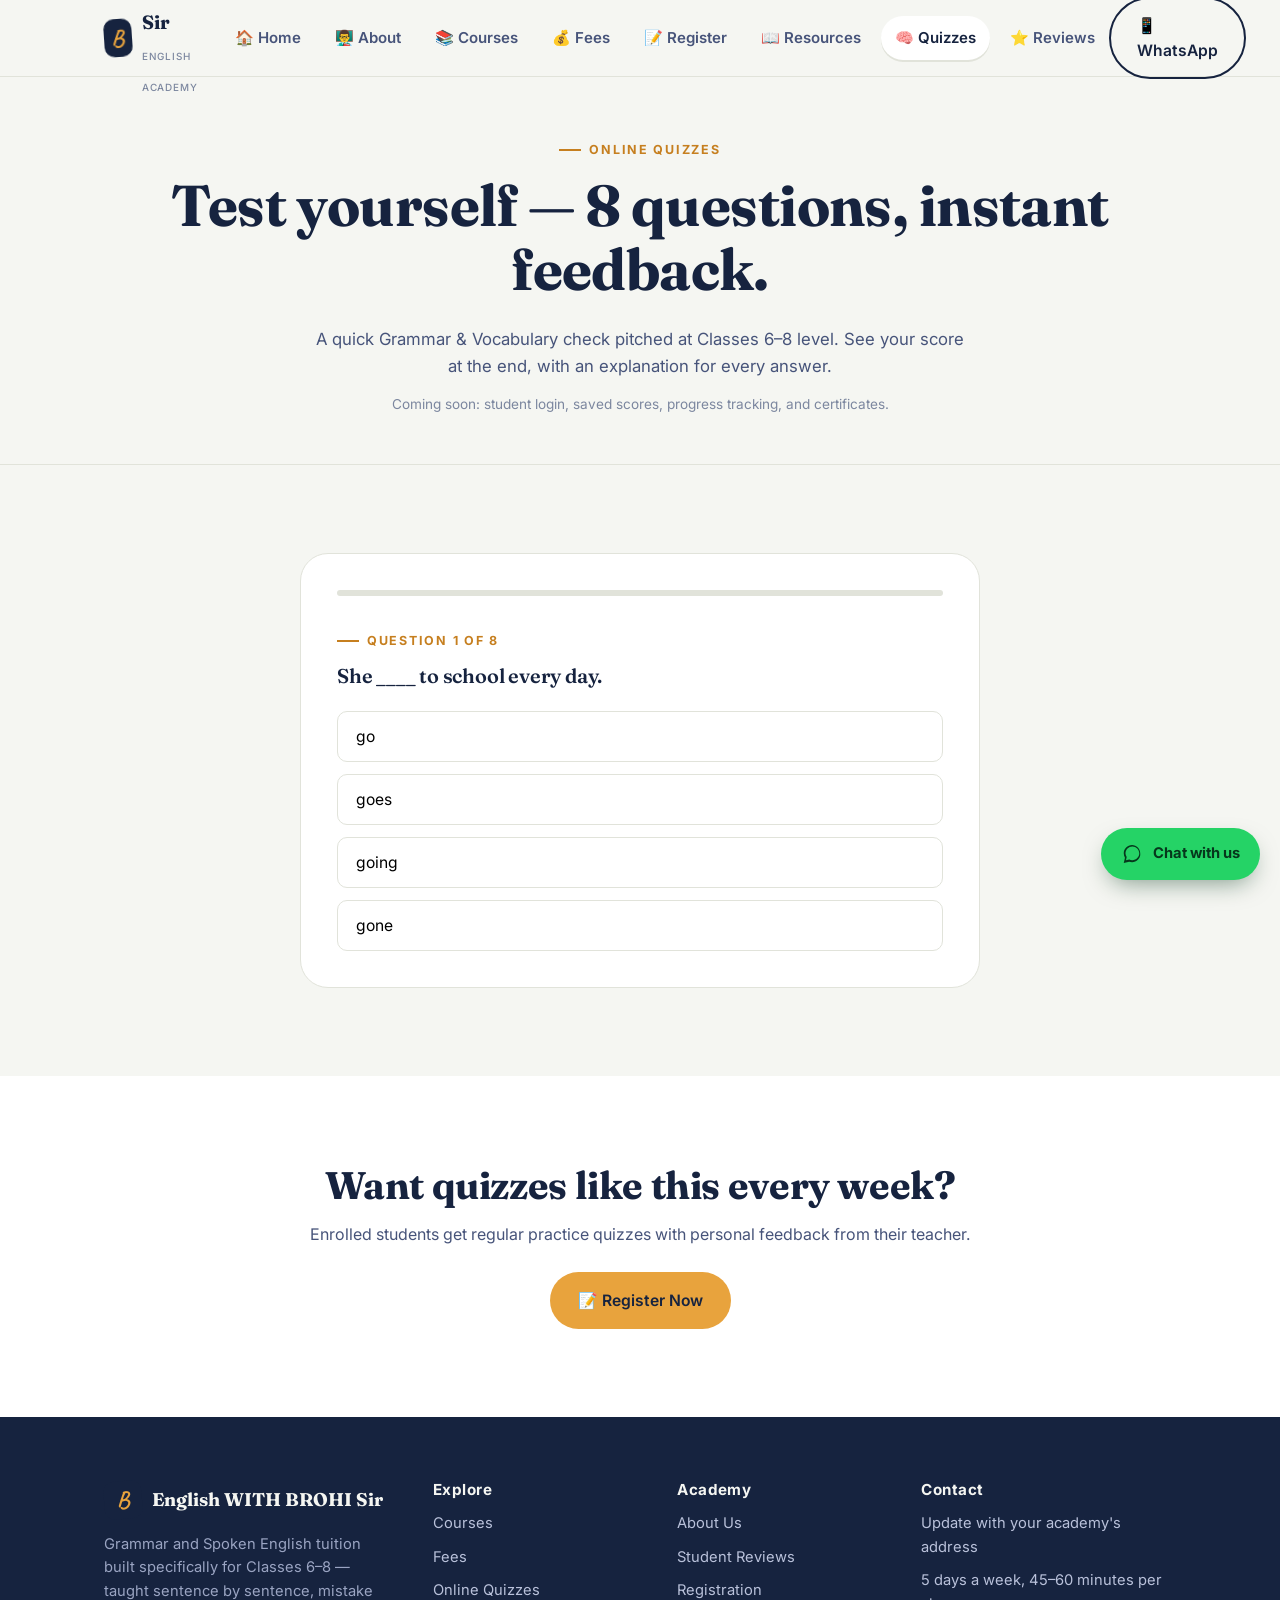
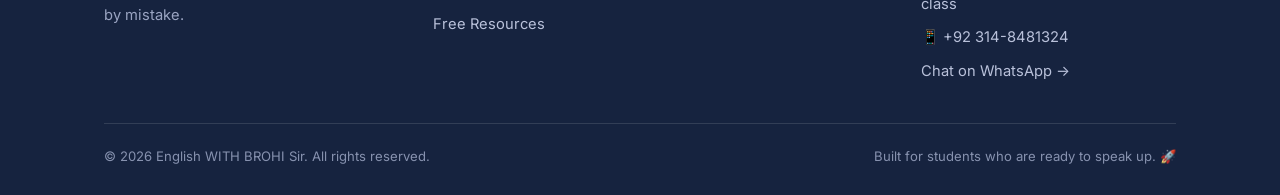
<file: quizzes.html>
<!DOCTYPE html>
<html lang="en">
<head>
<meta charset="UTF-8" />
<meta name="viewport" content="width=device-width, initial-scale=1.0" />
<title>Online Quizzes — English WITH BROHI Sir</title>
<meta name="description" content="Test your Grammar and Vocabulary with a free interactive quiz for Classes 6–8 students." />
<link rel="preconnect" href="https://fonts.googleapis.com">
<link href="https://fonts.googleapis.com/css2?family=Fraunces:opsz,wght@9..144,400..900&family=Inter:wght@400;500;600;700;800&family=Caveat:wght@500;700&display=swap" rel="stylesheet">
<link rel="stylesheet" href="css/style.css">
</head>
<body>

<header class="site-header" id="site-header"></header>

<section class="page-hero center">
  <div class="container">
    <span class="eyebrow" style="justify-content:center;">Online Quizzes</span>
    <h1>Test yourself — 8 questions, instant feedback.</h1>
    <p class="lead" style="margin:0 auto;">A quick Grammar &amp; Vocabulary check pitched at Classes 6–8 level. See your score at the end, with an explanation for every answer.</p>
    <p class="text-muted" style="margin:14px auto 0; font-size:0.85rem;">Coming soon: student login, saved scores, progress tracking, and certificates.</p>
  </div>
</section>

<section>
  <div class="container">
    <div class="quiz-card reveal in" id="quiz-card"></div>
  </div>
</section>

<section class="section-alt center">
  <div class="container">
    <h2>Want quizzes like this every week?</h2>
    <p class="lead" style="margin:0 auto 24px;">Enrolled students get regular practice quizzes with personal feedback from their teacher.</p>
    <a href="register.html" class="btn btn-marigold">📝 Register Now</a>
  </div>
</section>

<footer class="site-footer" id="site-footer"></footer>
<div id="wa-float"></div>
<script src="js/main.js"></script>
<script src="js/quiz.js"></script>
</body>
</html>
</file>
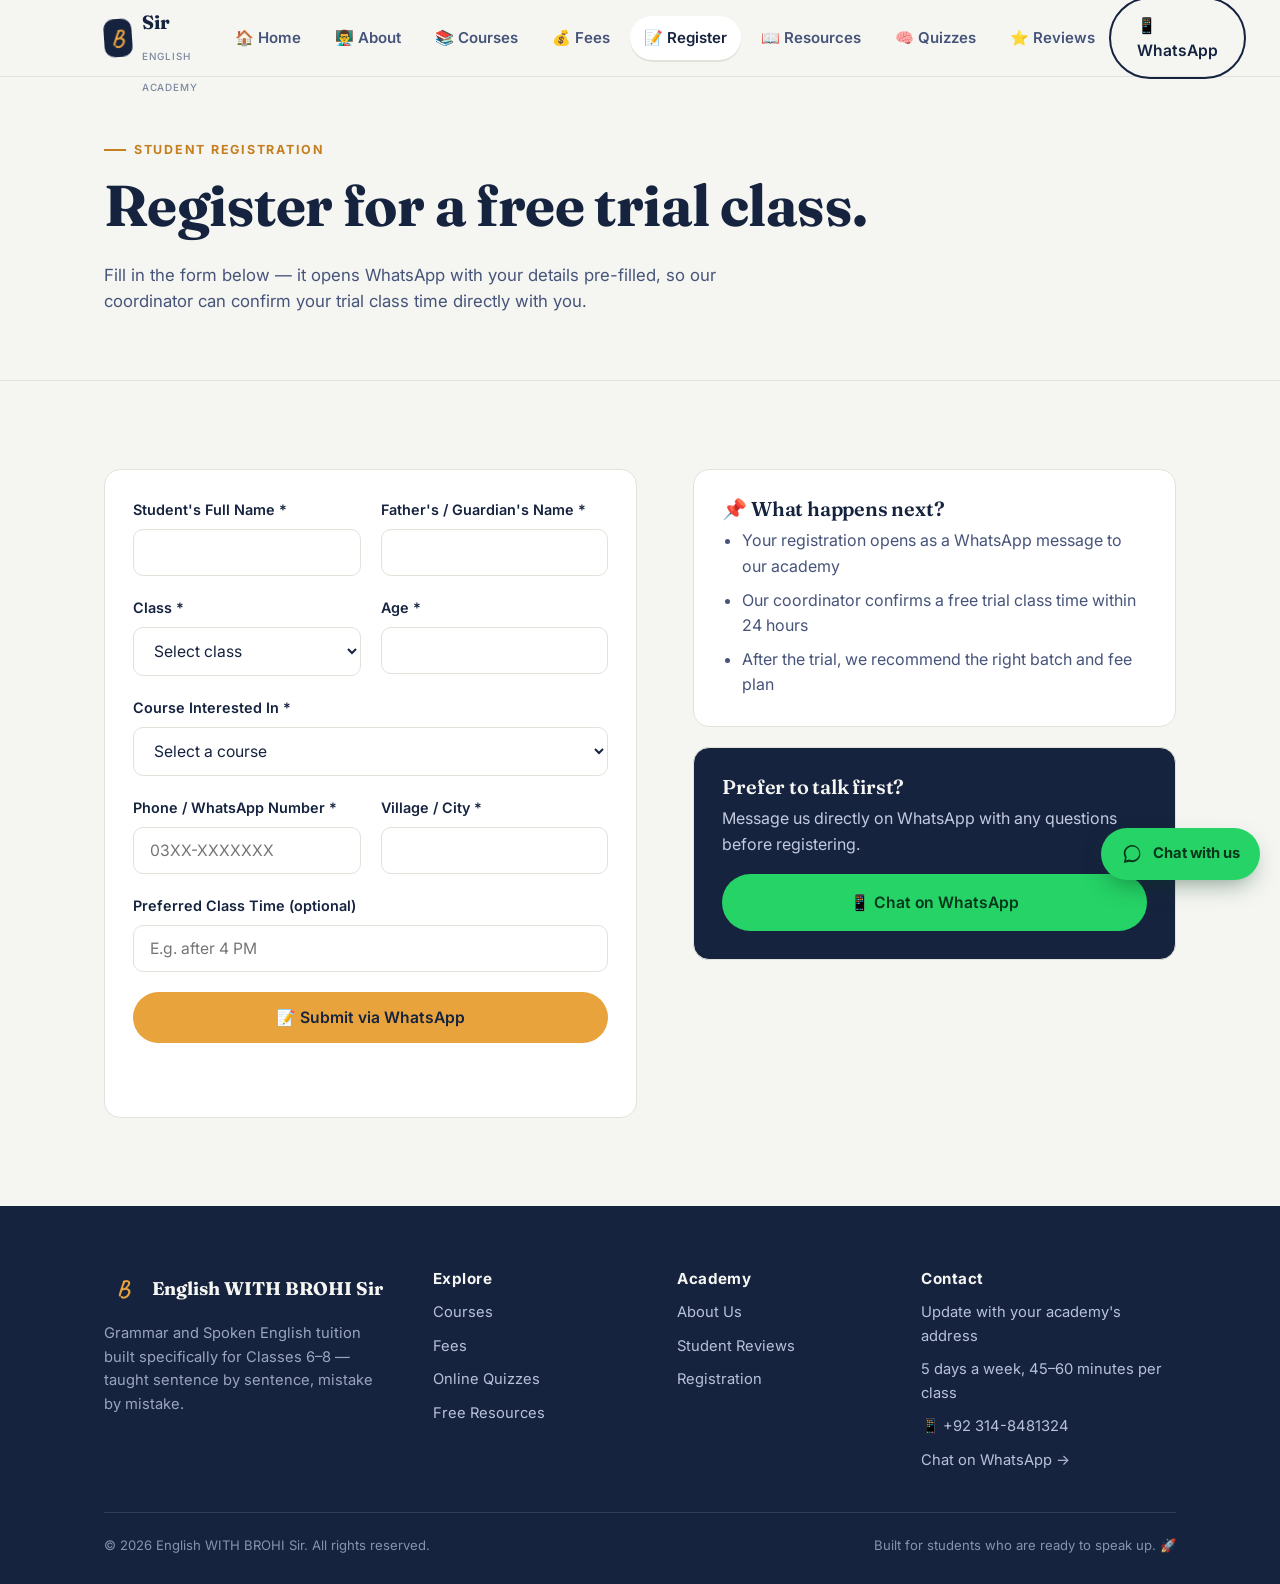
<file: register.html>
<!DOCTYPE html>
<html lang="en">
<head>
<meta charset="UTF-8" />
<meta name="viewport" content="width=device-width, initial-scale=1.0" />
<title>Student Registration — English WITH BROHI Sir</title>
<meta name="description" content="Register your child for a free trial class at English WITH BROHI Sir. Grammar and Spoken English for Classes 6–8." />
<link rel="preconnect" href="https://fonts.googleapis.com">
<link href="https://fonts.googleapis.com/css2?family=Fraunces:opsz,wght@9..144,400..900&family=Inter:wght@400;500;600;700;800&family=Caveat:wght@500;700&display=swap" rel="stylesheet">
<link rel="stylesheet" href="css/style.css">
</head>
<body>

<header class="site-header" id="site-header"></header>

<section class="page-hero">
  <div class="container">
    <span class="eyebrow">Student Registration</span>
    <h1>Register for a free trial class.</h1>
    <p class="lead">Fill in the form below — it opens WhatsApp with your details pre-filled, so our coordinator can confirm your trial class time directly with you.</p>
  </div>
</section>

<section>
  <div class="container">
    <div class="hero-grid" style="align-items:flex-start;">
      <div class="card reveal">
        <form id="registration-form">
          <div class="form-row">
            <div class="form-field">
              <label for="studentName">Student's Full Name *</label>
              <input type="text" id="studentName" name="studentName" required>
            </div>
            <div class="form-field">
              <label for="guardianName">Father's / Guardian's Name *</label>
              <input type="text" id="guardianName" name="guardianName" required>
            </div>
          </div>

          <div class="form-row">
            <div class="form-field">
              <label for="studentClass">Class *</label>
              <select id="studentClass" name="studentClass" required>
                <option value="">Select class</option>
                <option>Class 6</option>
                <option>Class 7</option>
                <option>Class 8</option>
              </select>
            </div>
            <div class="form-field">
              <label for="age">Age *</label>
              <input type="number" id="age" name="age" min="9" max="16" required>
            </div>
          </div>

          <div class="form-field">
            <label for="course">Course Interested In *</label>
            <select id="course" name="course" required>
              <option value="">Select a course</option>
              <option>English Grammar</option>
              <option>Spoken English</option>
              <option>Grammar + Spoken English (Combined)</option>
              <option>Not sure — please advise</option>
            </select>
          </div>

          <div class="form-row">
            <div class="form-field">
              <label for="phone">Phone / WhatsApp Number *</label>
              <input type="tel" id="phone" name="phone" placeholder="03XX-XXXXXXX" required>
            </div>
            <div class="form-field">
              <label for="city">Village / City *</label>
              <input type="text" id="city" name="city" required>
            </div>
          </div>

          <div class="form-field">
            <label for="classTime">Preferred Class Time (optional)</label>
            <input type="text" id="classTime" name="classTime" placeholder="E.g. after 4 PM">
          </div>

          <button type="submit" class="btn btn-marigold btn-block">📝 Submit via WhatsApp</button>
          <p id="form-status" style="margin-top:14px; font-size:0.9rem; min-height:1.2em;"></p>
        </form>
      </div>

      <div>
        <div class="card reveal" style="margin-bottom:20px;">
          <h3>📌 What happens next?</h3>
          <ul style="color:var(--ink-soft); padding-left:20px; display:grid; gap:8px; margin:0;">
            <li>Your registration opens as a WhatsApp message to our academy</li>
            <li>Our coordinator confirms a free trial class time within 24 hours</li>
            <li>After the trial, we recommend the right batch and fee plan</li>
          </ul>
        </div>
        <div class="card reveal" style="background: var(--ink);">
          <h3 style="color:var(--paper);">Prefer to talk first?</h3>
          <p style="color:#C3CAE0;">Message us directly on WhatsApp with any questions before registering.</p>
          <a href="#" id="register-wa" class="btn btn-whatsapp btn-block">📱 Chat on WhatsApp</a>
        </div>
      </div>
    </div>
  </div>
</section>

<footer class="site-footer" id="site-footer"></footer>
<div id="wa-float"></div>
<script src="js/main.js"></script>
<script src="js/register.js"></script>
<script>
  document.getElementById("register-wa").addEventListener("click", (e) => {
    e.preventDefault();
    window.open(waLink("Assalam-o-Alaikum! I have a question before registering my child."), "_blank");
  });
</script>
</body>
</html>
</file>
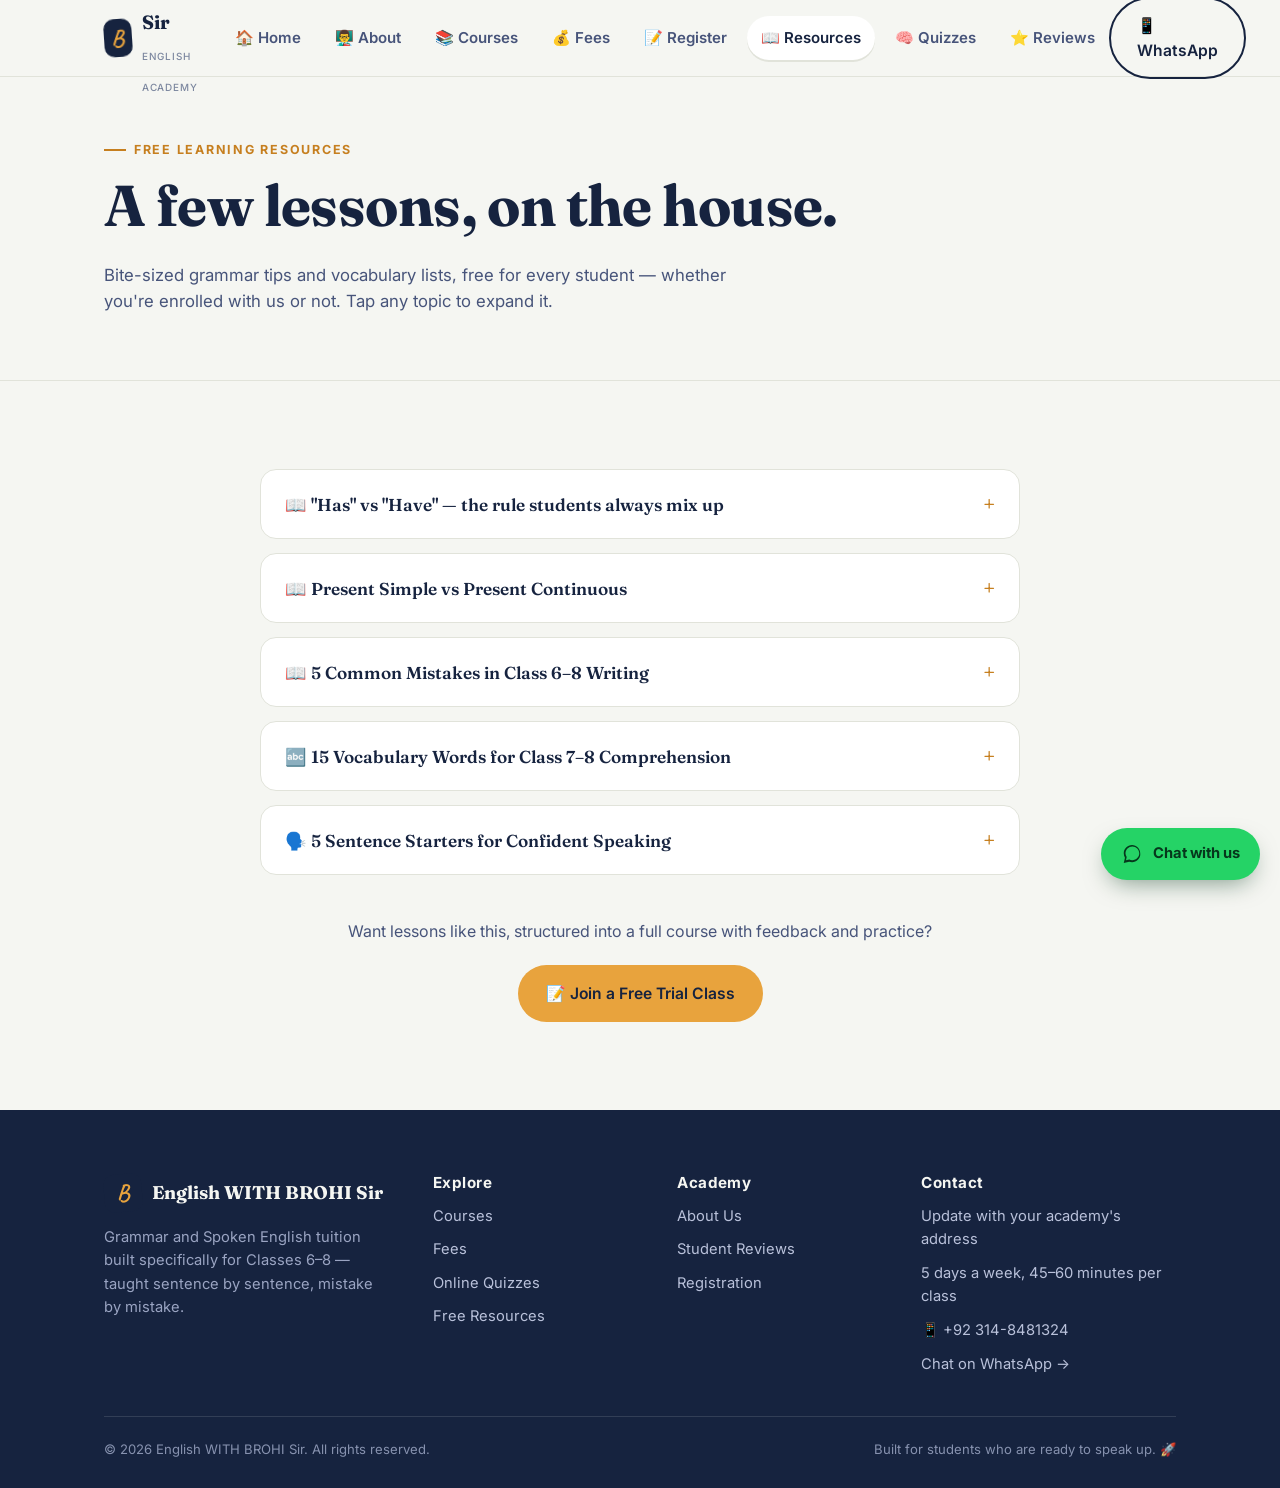
<file: resources.html>
<!DOCTYPE html>
<html lang="en">
<head>
<meta charset="UTF-8" />
<meta name="viewport" content="width=device-width, initial-scale=1.0" />
<title>Free Learning Resources — English WITH BROHI Sir</title>
<meta name="description" content="Free English grammar tips, common mistakes, and vocabulary lists for students in Classes 6–8." />
<link rel="preconnect" href="https://fonts.googleapis.com">
<link href="https://fonts.googleapis.com/css2?family=Fraunces:opsz,wght@9..144,400..900&family=Inter:wght@400;500;600;700;800&family=Caveat:wght@500;700&display=swap" rel="stylesheet">
<link rel="stylesheet" href="css/style.css">
</head>
<body>

<header class="site-header" id="site-header"></header>

<section class="page-hero">
  <div class="container">
    <span class="eyebrow">Free Learning Resources</span>
    <h1>A few lessons, on the house.</h1>
    <p class="lead">Bite-sized grammar tips and vocabulary lists, free for every student — whether you're enrolled with us or not. Tap any topic to expand it.</p>
  </div>
</section>

<section>
  <div class="container">
    <div style="max-width:760px; margin:0 auto;">

      <div class="accordion-item reveal">
        <button class="accordion-trigger">
          <span>📖 "Has" vs "Have" — the rule students always mix up</span>
          <span class="plus">+</span>
        </button>
        <div class="accordion-panel">
          <p><strong>Use "has"</strong> with he, she, it, and singular nouns: <em>"She has a book." "The dog has a bone."</em></p>
          <p><strong>Use "have"</strong> with I, you, we, they, and plural nouns: <em>"I have a book." "The dogs have bones."</em></p>
          <p>Quick trick: if you can replace the subject with "he/she/it," use <strong>has</strong>. If you can replace it with "they/we," use <strong>have</strong>.</p>
        </div>
      </div>

      <div class="accordion-item reveal">
        <button class="accordion-trigger">
          <span>📖 Present Simple vs Present Continuous</span>
          <span class="plus">+</span>
        </button>
        <div class="accordion-panel">
          <p><strong>Present Simple</strong> is for habits and facts: <em>"I walk to school every day."</em></p>
          <p><strong>Present Continuous</strong> is for actions happening right now: <em>"I am walking to school right now."</em></p>
          <p>Common mistake: saying <em>"I am agree"</em> instead of <em>"I agree"</em> — feeling verbs like agree, know, and like are almost never used in continuous form.</p>
        </div>
      </div>

      <div class="accordion-item reveal">
        <button class="accordion-trigger">
          <span>📖 5 Common Mistakes in Class 6–8 Writing</span>
          <span class="plus">+</span>
        </button>
        <div class="accordion-panel">
          <p>1. "He don't like it" → should be <strong>"He doesn't like it"</strong></p>
          <p>2. "I am understanding it" → should be <strong>"I understand it"</strong></p>
          <p>3. "More better" → should be simply <strong>"better"</strong></p>
          <p>4. "Discuss about" → should be <strong>"discuss"</strong> (no "about" needed)</p>
          <p>5. "Since 3 years" → should be <strong>"for 3 years"</strong></p>
        </div>
      </div>

      <div class="accordion-item reveal">
        <button class="accordion-trigger">
          <span>🔤 15 Vocabulary Words for Class 7–8 Comprehension</span>
          <span class="plus">+</span>
        </button>
        <div class="accordion-panel">
          <p><strong>Diligent</strong> — hardworking and careful &nbsp;·&nbsp; <strong>Reluctant</strong> — unwilling &nbsp;·&nbsp; <strong>Vivid</strong> — bright and clear &nbsp;·&nbsp; <strong>Ancient</strong> — very old &nbsp;·&nbsp; <strong>Enormous</strong> — extremely large</p>
          <p><strong>Fragile</strong> — easily broken &nbsp;·&nbsp; <strong>Generous</strong> — willing to give &nbsp;·&nbsp; <strong>Cautious</strong> — careful of danger &nbsp;·&nbsp; <strong>Frequent</strong> — happening often &nbsp;·&nbsp; <strong>Genuine</strong> — real, sincere</p>
          <p><strong>Isolated</strong> — alone, separated &nbsp;·&nbsp; <strong>Merge</strong> — to combine &nbsp;·&nbsp; <strong>Obstacle</strong> — a barrier &nbsp;·&nbsp; <strong>Persuade</strong> — to convince &nbsp;·&nbsp; <strong>Reveal</strong> — to show something hidden</p>
        </div>
      </div>

      <div class="accordion-item reveal">
        <button class="accordion-trigger">
          <span>🗣️ 5 Sentence Starters for Confident Speaking</span>
          <span class="plus">+</span>
        </button>
        <div class="accordion-panel">
          <p>"In my opinion, ..." — for sharing a view</p>
          <p>"I believe this is because ..." — for explaining reasoning</p>
          <p>"On the other hand, ..." — for giving a contrast</p>
          <p>"For example, ..." — for backing up a point</p>
          <p>"To sum up, ..." — for closing a thought clearly</p>
        </div>
      </div>

    </div>

    <div class="center" style="margin-top:44px;">
      <p class="lead" style="margin:0 auto 20px;">Want lessons like this, structured into a full course with feedback and practice?</p>
      <a href="register.html" class="btn btn-marigold">📝 Join a Free Trial Class</a>
    </div>
  </div>
</section>

<footer class="site-footer" id="site-footer"></footer>
<div id="wa-float"></div>
<script src="js/main.js"></script>
<script>
  document.querySelectorAll(".accordion-trigger").forEach((btn) => {
    btn.addEventListener("click", () => {
      const item = btn.closest(".accordion-item");
      const panel = item.querySelector(".accordion-panel");
      const isOpen = item.classList.contains("open");

      document.querySelectorAll(".accordion-item.open").forEach((openItem) => {
        if (openItem !== item) {
          openItem.classList.remove("open");
          openItem.querySelector(".accordion-panel").style.maxHeight = null;
        }
      });

      if (isOpen) {
        item.classList.remove("open");
        panel.style.maxHeight = null;
      } else {
        item.classList.add("open");
        panel.style.maxHeight = panel.scrollHeight + 40 + "px";
      }
    });
  });
</script>
</body>
</html>
</file>
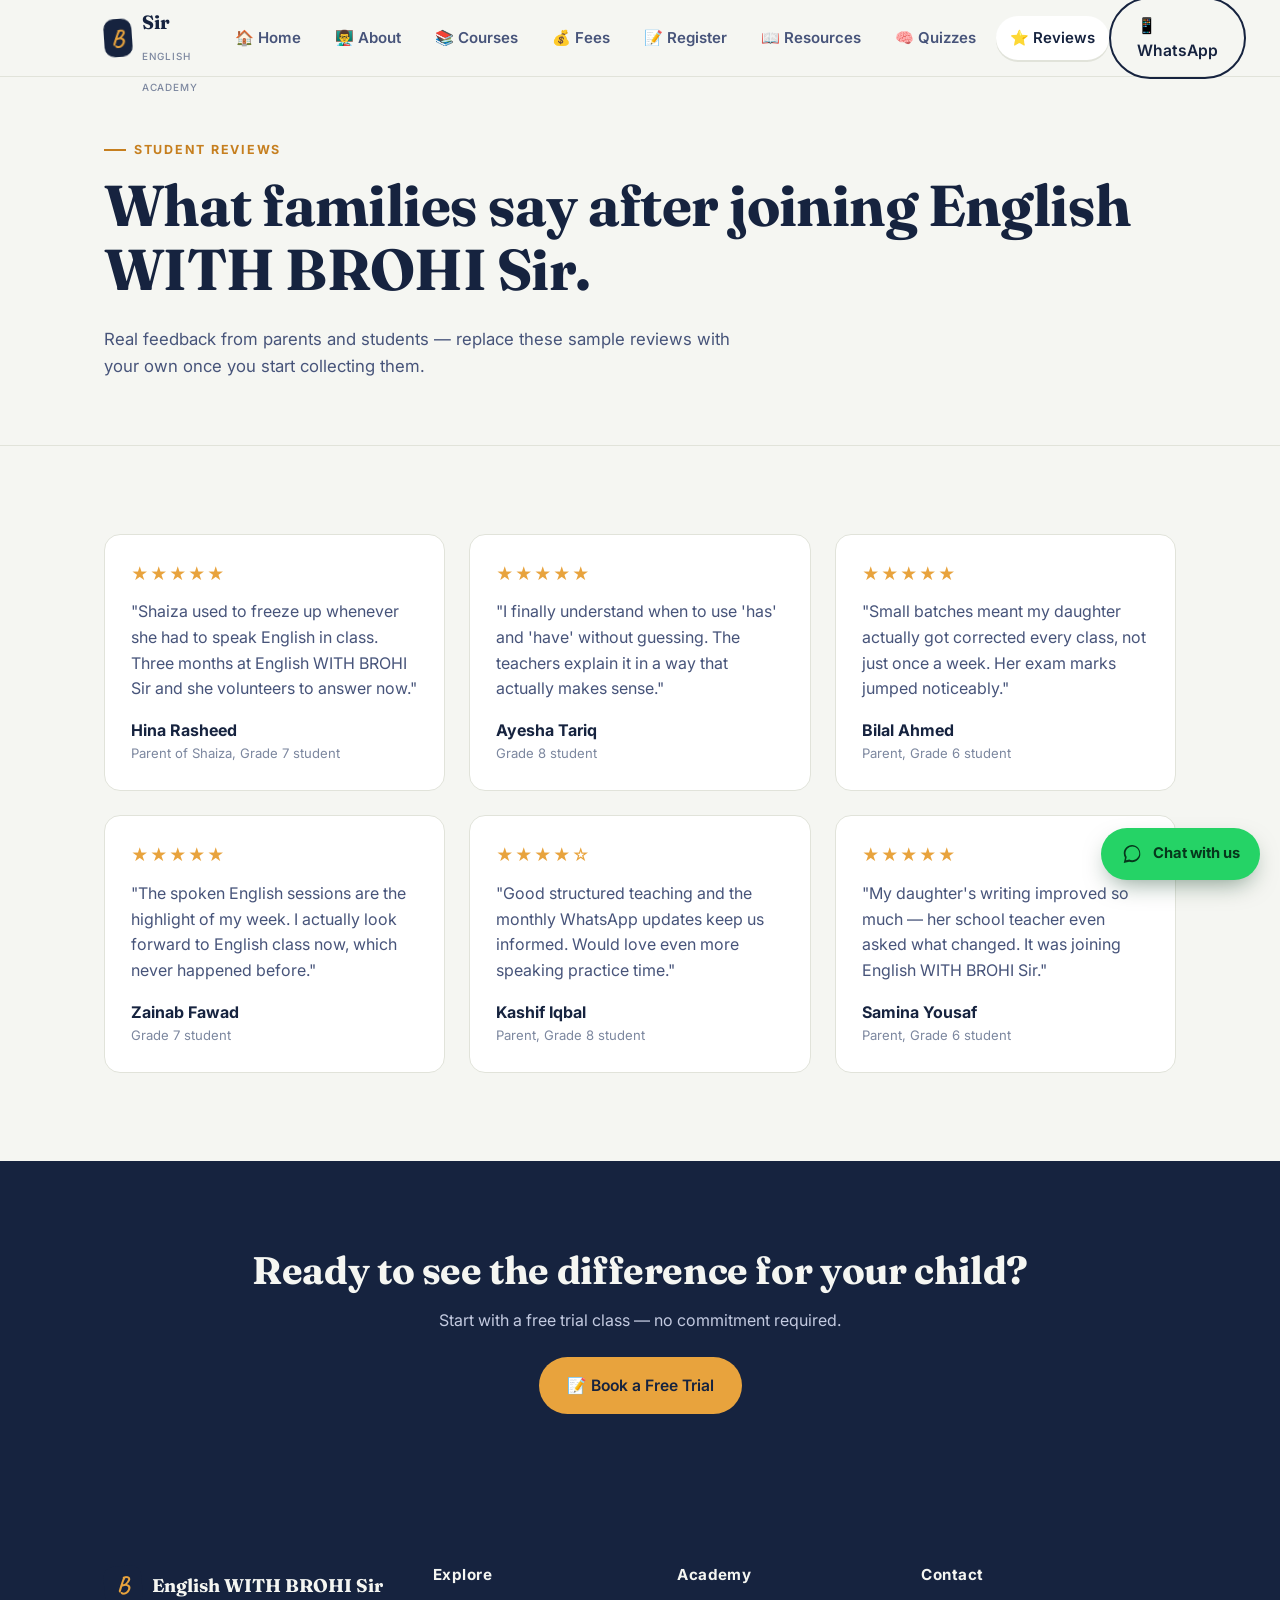
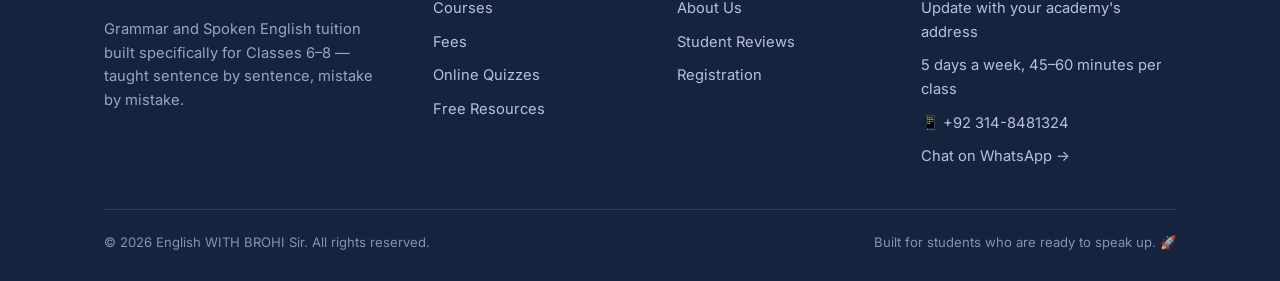
<file: reviews.html>
<!DOCTYPE html>
<html lang="en">
<head>
<meta charset="UTF-8" />
<meta name="viewport" content="width=device-width, initial-scale=1.0" />
<title>Student Reviews — English WITH BROHI Sir</title>
<meta name="description" content="Read what students and parents say about English WITH BROHI Sir's Grammar and Spoken English classes." />
<link rel="preconnect" href="https://fonts.googleapis.com">
<link href="https://fonts.googleapis.com/css2?family=Fraunces:opsz,wght@9..144,400..900&family=Inter:wght@400;500;600;700;800&family=Caveat:wght@500;700&display=swap" rel="stylesheet">
<link rel="stylesheet" href="css/style.css">
</head>
<body>

<header class="site-header" id="site-header"></header>

<section class="page-hero">
  <div class="container">
    <span class="eyebrow">Student Reviews</span>
    <h1>What families say after joining English WITH BROHI Sir.</h1>
    <p class="lead">Real feedback from parents and students — replace these sample reviews with your own once you start collecting them.</p>
  </div>
</section>

<section>
  <div class="container">
    <div class="grid grid-3">

      <div class="review-card reveal">
        <div class="stars">★★★★★</div>
        <p>"Shaiza used to freeze up whenever she had to speak English in class. Three months at English WITH BROHI Sir and she volunteers to answer now."</p>
        <div class="review-name">Hina Rasheed</div>
        <div class="review-role">Parent of Shaiza, Grade 7 student</div>
      </div>

      <div class="review-card reveal">
        <div class="stars">★★★★★</div>
        <p>"I finally understand when to use 'has' and 'have' without guessing. The teachers explain it in a way that actually makes sense."</p>
        <div class="review-name">Ayesha Tariq</div>
        <div class="review-role">Grade 8 student</div>
      </div>

      <div class="review-card reveal">
        <div class="stars">★★★★★</div>
        <p>"Small batches meant my daughter actually got corrected every class, not just once a week. Her exam marks jumped noticeably."</p>
        <div class="review-name">Bilal Ahmed</div>
        <div class="review-role">Parent, Grade 6 student</div>
      </div>

      <div class="review-card reveal">
        <div class="stars">★★★★★</div>
        <p>"The spoken English sessions are the highlight of my week. I actually look forward to English class now, which never happened before."</p>
        <div class="review-name">Zainab Fawad</div>
        <div class="review-role">Grade 7 student</div>
      </div>

      <div class="review-card reveal">
        <div class="stars">★★★★☆</div>
        <p>"Good structured teaching and the monthly WhatsApp updates keep us informed. Would love even more speaking practice time."</p>
        <div class="review-name">Kashif Iqbal</div>
        <div class="review-role">Parent, Grade 8 student</div>
      </div>

      <div class="review-card reveal">
        <div class="stars">★★★★★</div>
        <p>"My daughter's writing improved so much — her school teacher even asked what changed. It was joining English WITH BROHI Sir."</p>
        <div class="review-name">Samina Yousaf</div>
        <div class="review-role">Parent, Grade 6 student</div>
      </div>

    </div>
  </div>
</section>

<section class="section-ink center">
  <div class="container">
    <h2>Ready to see the difference for your child?</h2>
    <p class="lead" style="margin: 0 auto 24px;">Start with a free trial class — no commitment required.</p>
    <a href="register.html" class="btn btn-marigold">📝 Book a Free Trial</a>
  </div>
</section>

<footer class="site-footer" id="site-footer"></footer>
<div id="wa-float"></div>
<script src="js/main.js"></script>
</body>
</html>
</file>
<file: css/style.css>
/* ============================================
   English WITH BROHI Sir — Design System
   Tokens: Ink Navy / Paper / Marigold / Leaf / Coral
   Display: Fraunces  Body: Inter  Annotation: Caveat
   ============================================ */

:root {
  --ink: #16233F;
  --ink-soft: #47547A;
  --ink-faint: #7C879F;
  --paper: #F5F6F2;
  --paper-alt: #FFFFFF;
  --line: #E1E3DA;
  --marigold: #E8A33D;
  --marigold-dark: #C67F1F;
  --marigold-tint: #FBF0DC;
  --leaf: #3F8B62;
  --leaf-tint: #E4F1E9;
  --coral: #D6543C;
  --coral-tint: #FBE7E2;

  --font-display: "Fraunces", Georgia, serif;
  --font-body: "Inter", -apple-system, BlinkMacSystemFont, "Segoe UI", sans-serif;
  --font-hand: "Caveat", cursive;

  --radius-sm: 10px;
  --radius-md: 16px;
  --radius-lg: 28px;
  --shadow-soft: 0 12px 32px -16px rgba(22, 35, 63, 0.25);
  --shadow-card: 0 2px 0 var(--line);
  --container: 1120px;
}

* { box-sizing: border-box; }

html { scroll-behavior: smooth; }

@media (prefers-reduced-motion: reduce) {
  html { scroll-behavior: auto; }
  *, *::before, *::after {
    animation-duration: 0.001ms !important;
    animation-iteration-count: 1 !important;
    transition-duration: 0.001ms !important;
  }
}

body {
  margin: 0;
  font-family: var(--font-body);
  color: var(--ink);
  background: var(--paper);
  line-height: 1.6;
  -webkit-font-smoothing: antialiased;
}

img { max-width: 100%; display: block; }
a { color: inherit; text-decoration: none; }

.container {
  max-width: var(--container);
  margin: 0 auto;
  padding: 0 24px;
}

h1, h2, h3, h4 {
  font-family: var(--font-display);
  color: var(--ink);
  line-height: 1.12;
  margin: 0 0 0.4em;
  letter-spacing: -0.01em;
}

h1 { font-size: clamp(2.3rem, 5.2vw, 3.6rem); font-weight: 700; }
h2 { font-size: clamp(1.7rem, 3.4vw, 2.4rem); font-weight: 700; }
h3 { font-size: 1.25rem; font-weight: 600; }

p { margin: 0 0 1em; color: var(--ink-soft); }

.eyebrow {
  font-family: var(--font-body);
  font-weight: 700;
  font-size: 0.78rem;
  letter-spacing: 0.14em;
  text-transform: uppercase;
  color: var(--marigold-dark);
  display: inline-flex;
  align-items: center;
  gap: 8px;
  margin-bottom: 14px;
}

.eyebrow::before {
  content: "";
  width: 22px;
  height: 2px;
  background: var(--marigold-dark);
  display: inline-block;
}

/* ---------- Buttons ---------- */

.btn {
  display: inline-flex;
  align-items: center;
  justify-content: center;
  gap: 8px;
  padding: 14px 26px;
  border-radius: 999px;
  font-family: var(--font-body);
  font-weight: 600;
  font-size: 0.98rem;
  border: 2px solid transparent;
  cursor: pointer;
  transition: transform 0.15s ease, box-shadow 0.15s ease, background 0.15s ease;
}

.btn:active { transform: translateY(1px); }

.btn-primary {
  background: var(--ink);
  color: var(--paper-alt);
}
.btn-primary:hover { background: #223258; box-shadow: var(--shadow-soft); }

.btn-marigold {
  background: var(--marigold);
  color: var(--ink);
}
.btn-marigold:hover { background: var(--marigold-dark); color: var(--paper-alt); box-shadow: var(--shadow-soft); }

.btn-outline {
  background: transparent;
  border-color: var(--ink);
  color: var(--ink);
}
.btn-outline:hover { background: var(--ink); color: var(--paper-alt); }

.btn-whatsapp {
  background: #25D366;
  color: #06371C;
}
.btn-whatsapp:hover { background: #1FB958; }

.btn-block { width: 100%; }

/* ---------- Header / Nav ---------- */

.site-header {
  position: sticky;
  top: 0;
  z-index: 100;
  background: rgba(245, 246, 242, 0.92);
  backdrop-filter: blur(10px);
  border-bottom: 1px solid var(--line);
}

.nav-row {
  display: flex;
  align-items: center;
  justify-content: space-between;
  height: 76px;
}

.brand {
  display: flex;
  align-items: center;
  gap: 10px;
  font-family: var(--font-display);
  font-weight: 700;
  font-size: 1.2rem;
  color: var(--ink);
}

.brand-mark {
  width: 38px;
  height: 38px;
  border-radius: 10px;
  background: var(--ink);
  color: var(--marigold);
  display: flex;
  align-items: center;
  justify-content: center;
  font-family: var(--font-hand);
  font-size: 1.5rem;
  font-weight: 700;
  transform: rotate(-4deg);
}

.nav-links {
  display: flex;
  align-items: center;
  gap: 6px;
}

.nav-links a {
  font-weight: 600;
  font-size: 0.94rem;
  padding: 10px 14px;
  border-radius: 999px;
  color: var(--ink-soft);
  transition: background 0.15s ease, color 0.15s ease;
  white-space: nowrap;
}

.nav-links a:hover,
.nav-links a[aria-current="page"] {
  background: var(--paper-alt);
  color: var(--ink);
  box-shadow: var(--shadow-card);
}

.nav-cta { display: flex; align-items: center; gap: 10px; }

.nav-toggle {
  display: none;
  background: none;
  border: none;
  cursor: pointer;
  padding: 8px;
}
.nav-toggle span {
  display: block;
  width: 24px;
  height: 2px;
  background: var(--ink);
  margin: 5px 0;
  transition: transform 0.2s ease, opacity 0.2s ease;
}

@media (max-width: 920px) {
  .nav-links {
    position: fixed;
    inset: 76px 0 0 0;
    background: var(--paper-alt);
    flex-direction: column;
    align-items: stretch;
    padding: 18px;
    gap: 4px;
    transform: translateY(-8px);
    opacity: 0;
    pointer-events: none;
    transition: opacity 0.2s ease, transform 0.2s ease;
    overflow-y: auto;
  }
  .nav-links.open {
    opacity: 1;
    transform: translateY(0);
    pointer-events: auto;
  }
  .nav-links a {
    padding: 14px 16px;
    font-size: 1.05rem;
    border-bottom: 1px solid var(--line);
    border-radius: 0;
  }
  .nav-cta .btn-outline { display: none; }
  .nav-toggle { display: block; }
}

/* ---------- Sections ---------- */

section { padding: 88px 0; }
.section-tight { padding: 56px 0; }
.section-alt { background: var(--paper-alt); }
.section-ink { background: var(--ink); color: var(--paper); }
.section-ink h2, .section-ink h3 { color: var(--paper); }
.section-ink p { color: #C3CAE0; }

.section-head {
  max-width: 640px;
  margin: 0 0 44px;
}
.section-head.center { margin-left: auto; margin-right: auto; text-align: center; }

/* ---------- Pills / Tags ---------- */

.pill {
  display: inline-flex;
  align-items: center;
  gap: 6px;
  padding: 6px 14px;
  border-radius: 999px;
  font-size: 0.78rem;
  font-weight: 700;
  letter-spacing: 0.03em;
  text-transform: uppercase;
}
.pill-grammar { background: var(--coral-tint); color: var(--coral); }
.pill-spoken { background: var(--leaf-tint); color: var(--leaf); }
.pill-vocab { background: var(--marigold-tint); color: var(--marigold-dark); }

/* ---------- Cards ---------- */

.card {
  background: var(--paper-alt);
  border: 1px solid var(--line);
  border-radius: var(--radius-md);
  padding: 28px;
}

.grid {
  display: grid;
  gap: 24px;
}
.grid-2 { grid-template-columns: repeat(2, 1fr); }
.grid-3 { grid-template-columns: repeat(3, 1fr); }
.grid-4 { grid-template-columns: repeat(4, 1fr); }

@media (max-width: 860px) {
  .grid-2, .grid-3, .grid-4 { grid-template-columns: 1fr; }
}

/* ---------- Hero + Signature Correction Card ---------- */

.hero {
  padding-top: 64px;
  padding-bottom: 40px;
}

.hero-grid {
  display: grid;
  grid-template-columns: 1.05fr 0.95fr;
  gap: 56px;
  align-items: center;
}

@media (max-width: 920px) {
  .hero-grid { grid-template-columns: 1fr; gap: 40px; }
}

.hero-copy p.lead {
  font-size: 1.12rem;
  max-width: 46ch;
}

.hero-actions {
  display: flex;
  gap: 12px;
  flex-wrap: wrap;
  margin-top: 28px;
}

.hero-stats {
  display: flex;
  gap: 32px;
  margin-top: 40px;
  flex-wrap: wrap;
}
.hero-stats div strong {
  display: block;
  font-family: var(--font-display);
  font-size: 1.6rem;
  color: var(--ink);
}
.hero-stats div span {
  font-size: 0.82rem;
  color: var(--ink-faint);
}

/* The "correction card" — signature element */
.correction-card {
  background: var(--paper-alt);
  border-radius: var(--radius-lg);
  padding: 34px 30px 30px;
  box-shadow: var(--shadow-soft);
  transform: rotate(1.4deg);
  border: 1px solid var(--line);
  position: relative;
}

.correction-card::before {
  content: "GRAMMAR FIX";
  position: absolute;
  top: -13px;
  left: 26px;
  background: var(--ink);
  color: var(--marigold);
  font-size: 0.68rem;
  font-weight: 700;
  letter-spacing: 0.12em;
  padding: 6px 12px;
  border-radius: 999px;
}

.correction-line {
  font-family: var(--font-display);
  font-size: 1.35rem;
  color: var(--ink);
  margin-bottom: 22px;
  position: relative;
  line-height: 1.6;
}

.correction-line .wrong {
  position: relative;
  color: var(--ink-faint);
}
.correction-line .wrong::after {
  content: "";
  position: absolute;
  left: -2px;
  right: -2px;
  top: 52%;
  height: 2px;
  background: var(--coral);
  transform: scaleX(0);
  transform-origin: left;
  animation: strike 0.6s ease forwards 0.6s;
}
@keyframes strike { to { transform: scaleX(1); } }

.correction-line .fix {
  display: inline-block;
  font-family: var(--font-hand);
  color: var(--coral);
  font-size: 1.5rem;
  transform: rotate(-3deg);
  margin-left: 8px;
  opacity: 0;
  animation: rise 0.5s ease forwards 1.15s;
}
@keyframes rise {
  from { opacity: 0; transform: translateY(6px) rotate(-3deg); }
  to { opacity: 1; transform: translateY(0) rotate(-3deg); }
}

.correction-badge {
  display: inline-flex;
  align-items: center;
  gap: 8px;
  background: var(--leaf-tint);
  color: var(--leaf);
  font-weight: 700;
  font-size: 0.82rem;
  padding: 8px 14px;
  border-radius: 999px;
}

.correction-meta {
  display: flex;
  justify-content: space-between;
  align-items: center;
  margin-top: 22px;
  padding-top: 18px;
  border-top: 1px dashed var(--line);
  font-size: 0.82rem;
  color: var(--ink-faint);
}

/* ---------- Feature / Icon rows ---------- */

.feature {
  display: flex;
  gap: 16px;
  align-items: flex-start;
}
.feature-icon {
  width: 46px;
  height: 46px;
  border-radius: 12px;
  background: var(--marigold-tint);
  color: var(--marigold-dark);
  display: flex;
  align-items: center;
  justify-content: center;
  font-size: 1.3rem;
  flex-shrink: 0;
}

/* ---------- Footer ---------- */

.site-footer {
  background: var(--ink);
  color: #B9C1DA;
  padding: 64px 0 28px;
}
.site-footer h4 { color: var(--paper); font-family: var(--font-body); font-size: 0.95rem; letter-spacing: 0.03em; }
.site-footer a { color: #B9C1DA; }
.site-footer a:hover { color: var(--marigold); }
.footer-grid {
  display: grid;
  grid-template-columns: 1.4fr 1fr 1fr 1.2fr;
  gap: 32px;
  padding-bottom: 40px;
  border-bottom: 1px solid rgba(255,255,255,0.12);
}
@media (max-width: 780px) {
  .footer-grid { grid-template-columns: 1fr 1fr; }
}
.footer-grid ul { list-style: none; padding: 0; margin: 14px 0 0; display: grid; gap: 10px; font-size: 0.92rem; }
.footer-bottom {
  display: flex;
  justify-content: space-between;
  flex-wrap: wrap;
  gap: 10px;
  padding-top: 22px;
  font-size: 0.82rem;
  color: #8792AF;
}

/* ---------- WhatsApp floating button ---------- */

.wa-float {
  position: fixed;
  right: 20px;
  bottom: 20px;
  z-index: 200;
  display: flex;
  align-items: center;
  gap: 10px;
  background: #25D366;
  color: #06371C;
  padding: 14px 20px;
  border-radius: 999px;
  font-weight: 700;
  font-size: 0.92rem;
  box-shadow: 0 10px 24px -8px rgba(6, 55, 28, 0.5);
  transition: transform 0.15s ease;
}
.wa-float:hover { transform: translateY(-2px); }
.wa-float svg { width: 22px; height: 22px; }

@media (max-width: 600px) {
  .wa-float span { display: none; }
  .wa-float { padding: 14px; }
}

/* ---------- Page hero (inner pages) ---------- */

.page-hero {
  padding: 56px 0 48px;
  border-bottom: 1px solid var(--line);
}
.page-hero p.lead { max-width: 60ch; font-size: 1.05rem; }

/* ---------- Reveal on scroll ---------- */

.reveal {
  opacity: 0;
  transform: translateY(18px);
  transition: opacity 0.6s ease, transform 0.6s ease;
}
.reveal.in { opacity: 1; transform: translateY(0); }

/* ---------- Tables (Fees) ---------- */

.fee-table {
  width: 100%;
  border-collapse: collapse;
  background: var(--paper-alt);
  border-radius: var(--radius-md);
  overflow: hidden;
  border: 1px solid var(--line);
}
.fee-table th, .fee-table td {
  padding: 16px 20px;
  text-align: left;
  border-bottom: 1px solid var(--line);
  font-size: 0.95rem;
}
.fee-table th {
  background: var(--ink);
  color: var(--paper);
  font-family: var(--font-body);
  font-weight: 600;
}
.fee-table tr:last-child td { border-bottom: none; }
.fee-table td.price { font-family: var(--font-display); font-weight: 700; font-size: 1.15rem; color: var(--ink); }

/* ---------- Forms ---------- */

.form-field { margin-bottom: 20px; }
.form-field label {
  display: block;
  font-weight: 600;
  font-size: 0.9rem;
  margin-bottom: 8px;
  color: var(--ink);
}
.form-field input,
.form-field select,
.form-field textarea {
  width: 100%;
  padding: 13px 16px;
  border-radius: var(--radius-sm);
  border: 1.5px solid var(--line);
  background: var(--paper-alt);
  font-family: var(--font-body);
  font-size: 0.98rem;
  color: var(--ink);
}
.form-field input:focus,
.form-field select:focus,
.form-field textarea:focus {
  outline: 3px solid var(--marigold-tint);
  border-color: var(--marigold);
}
.form-row { display: grid; grid-template-columns: 1fr 1fr; gap: 20px; }
@media (max-width: 640px) { .form-row { grid-template-columns: 1fr; } }

/* ---------- Accordion (Resources) ---------- */

.accordion-item {
  border: 1px solid var(--line);
  border-radius: var(--radius-md);
  background: var(--paper-alt);
  margin-bottom: 14px;
  overflow: hidden;
}
.accordion-trigger {
  width: 100%;
  display: flex;
  align-items: center;
  justify-content: space-between;
  gap: 16px;
  padding: 20px 24px;
  background: none;
  border: none;
  cursor: pointer;
  text-align: left;
  font-family: var(--font-display);
  font-size: 1.08rem;
  font-weight: 600;
  color: var(--ink);
}
.accordion-trigger .plus {
  font-size: 1.4rem;
  color: var(--marigold-dark);
  transition: transform 0.2s ease;
  flex-shrink: 0;
}
.accordion-item.open .accordion-trigger .plus { transform: rotate(45deg); }
.accordion-panel {
  max-height: 0;
  overflow: hidden;
  transition: max-height 0.25s ease;
  padding: 0 24px;
}
.accordion-item.open .accordion-panel { padding-bottom: 22px; }

/* ---------- Quiz ---------- */

.quiz-card {
  background: var(--paper-alt);
  border: 1px solid var(--line);
  border-radius: var(--radius-lg);
  padding: 36px;
  max-width: 680px;
  margin: 0 auto;
}
.quiz-progress {
  height: 6px;
  background: var(--line);
  border-radius: 999px;
  overflow: hidden;
  margin-bottom: 28px;
}
.quiz-progress-bar {
  height: 100%;
  background: var(--marigold);
  transition: width 0.3s ease;
}
.quiz-options { display: grid; gap: 12px; margin-top: 24px; }
.quiz-option {
  text-align: left;
  padding: 15px 18px;
  border-radius: var(--radius-sm);
  border: 1.5px solid var(--line);
  background: var(--paper-alt);
  font-family: var(--font-body);
  font-size: 0.98rem;
  cursor: pointer;
  transition: border-color 0.15s ease, background 0.15s ease;
}
.quiz-option:hover { border-color: var(--marigold); }
.quiz-option.correct { border-color: var(--leaf); background: var(--leaf-tint); }
.quiz-option.incorrect { border-color: var(--coral); background: var(--coral-tint); }
.quiz-option[disabled] { cursor: default; }
.quiz-result { text-align: center; }
.quiz-result .score {
  font-family: var(--font-display);
  font-size: 3.2rem;
  color: var(--ink);
  margin: 12px 0;
}

/* ---------- Reviews ---------- */

.review-card {
  background: var(--paper-alt);
  border: 1px solid var(--line);
  border-radius: var(--radius-md);
  padding: 26px;
}
.stars { color: var(--marigold); letter-spacing: 2px; margin-bottom: 12px; font-size: 1.05rem; }
.review-name { font-weight: 700; color: var(--ink); margin-top: 14px; }
.review-role { font-size: 0.82rem; color: var(--ink-faint); }

/* ---------- Utility ---------- */

.center { text-align: center; }
.mt-0 { margin-top: 0; }
.text-muted { color: var(--ink-faint); }
</file>
